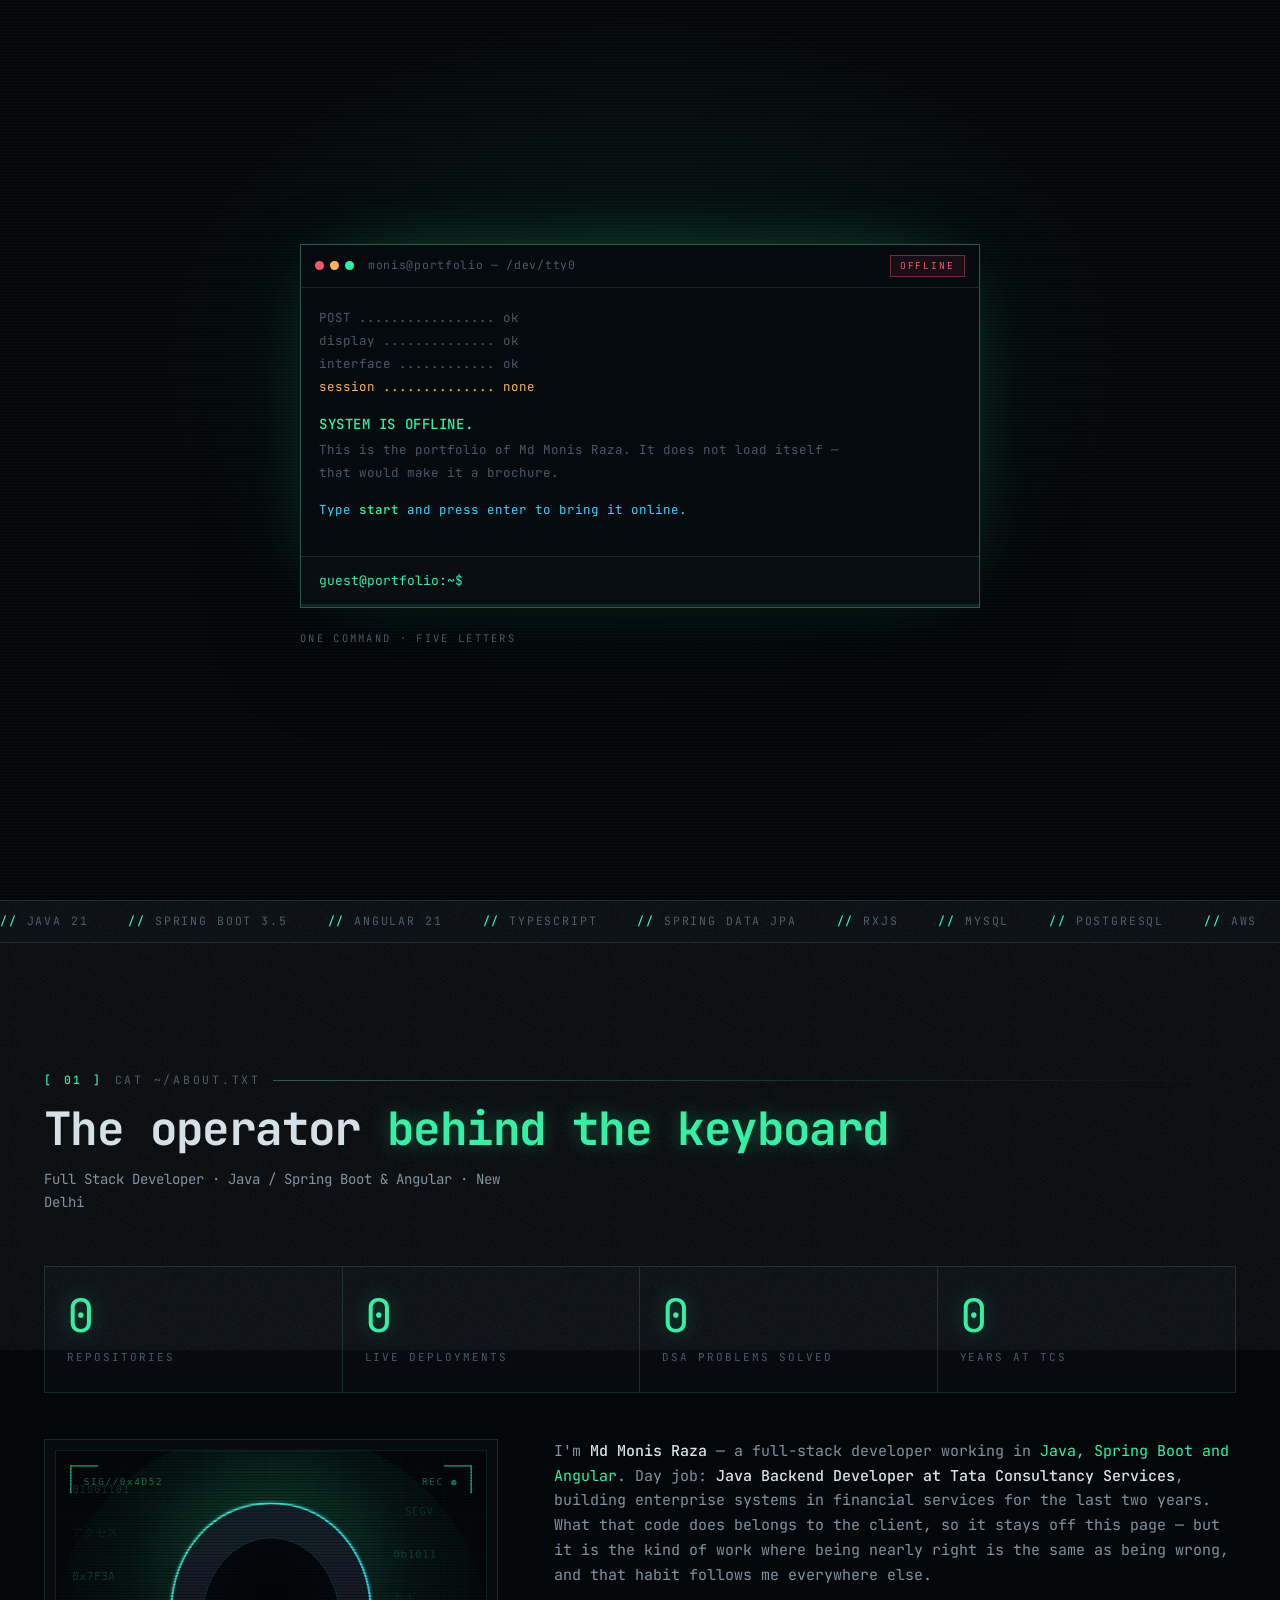
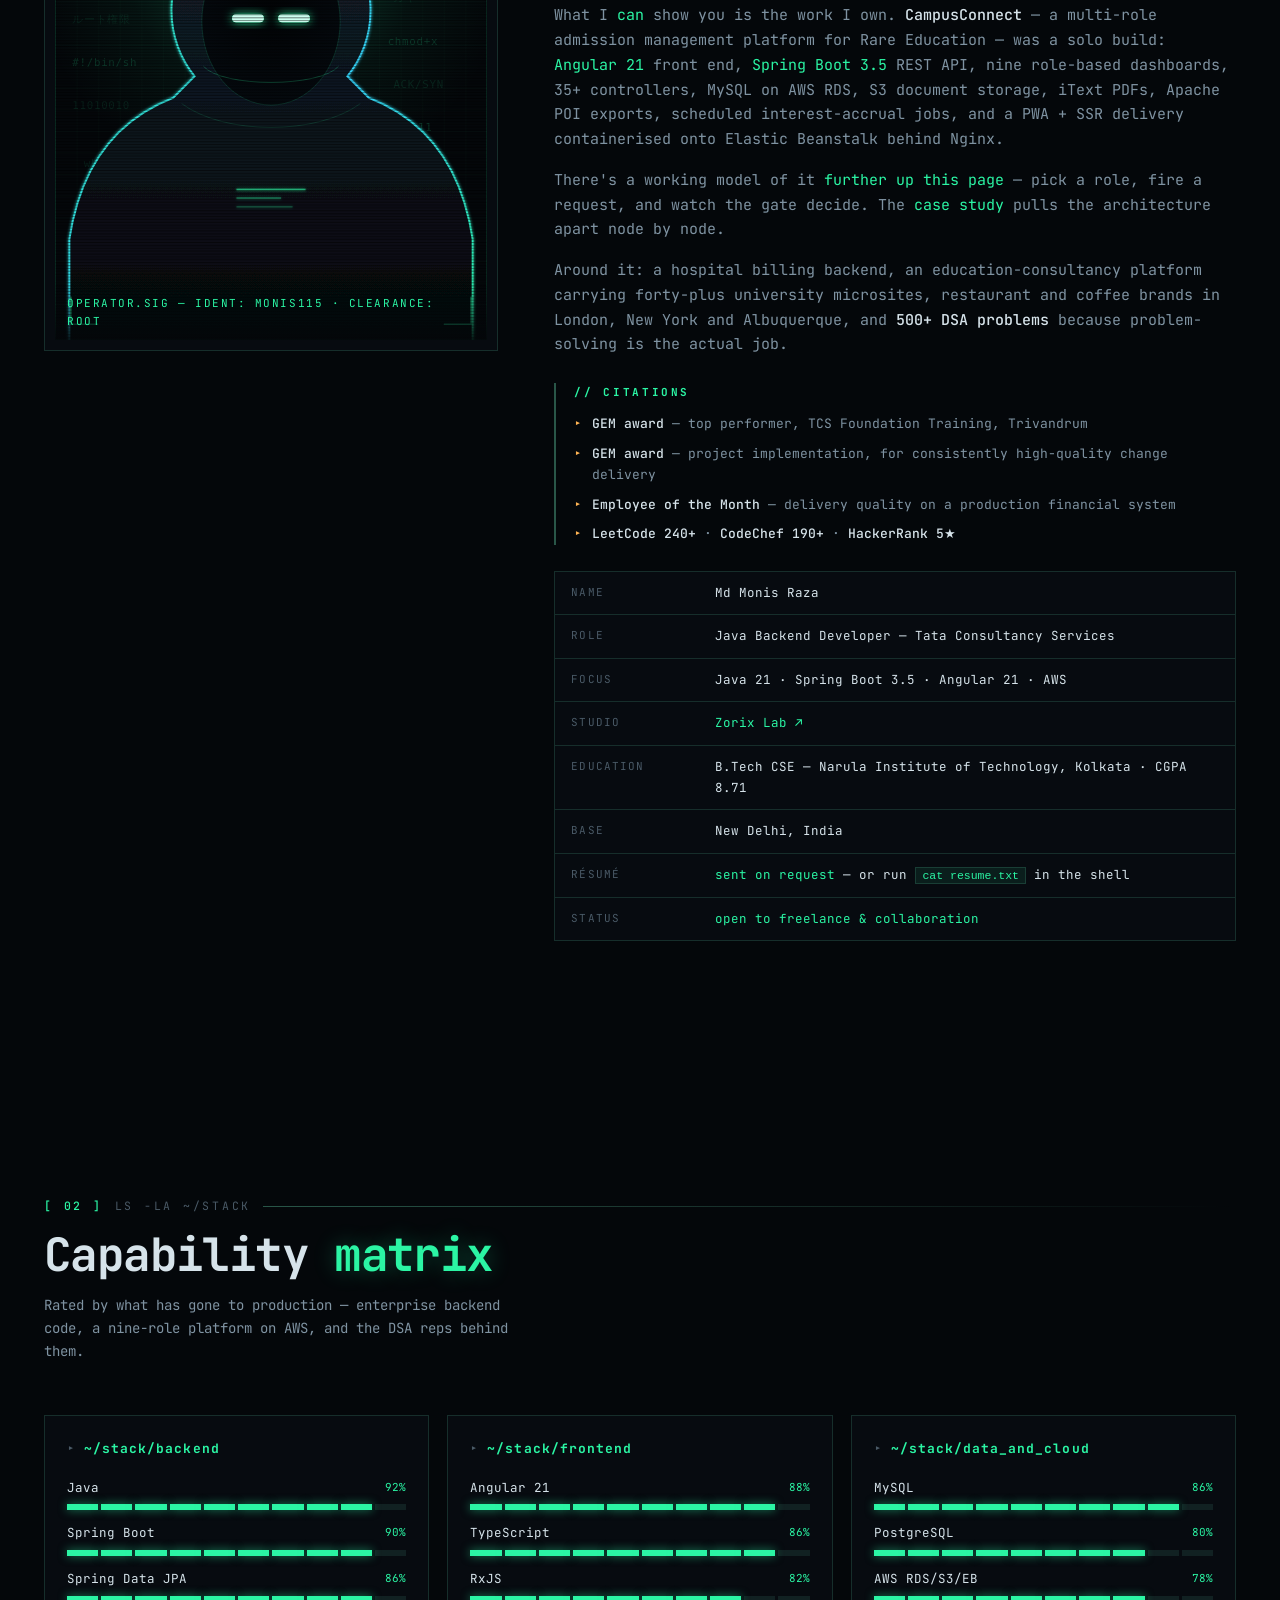
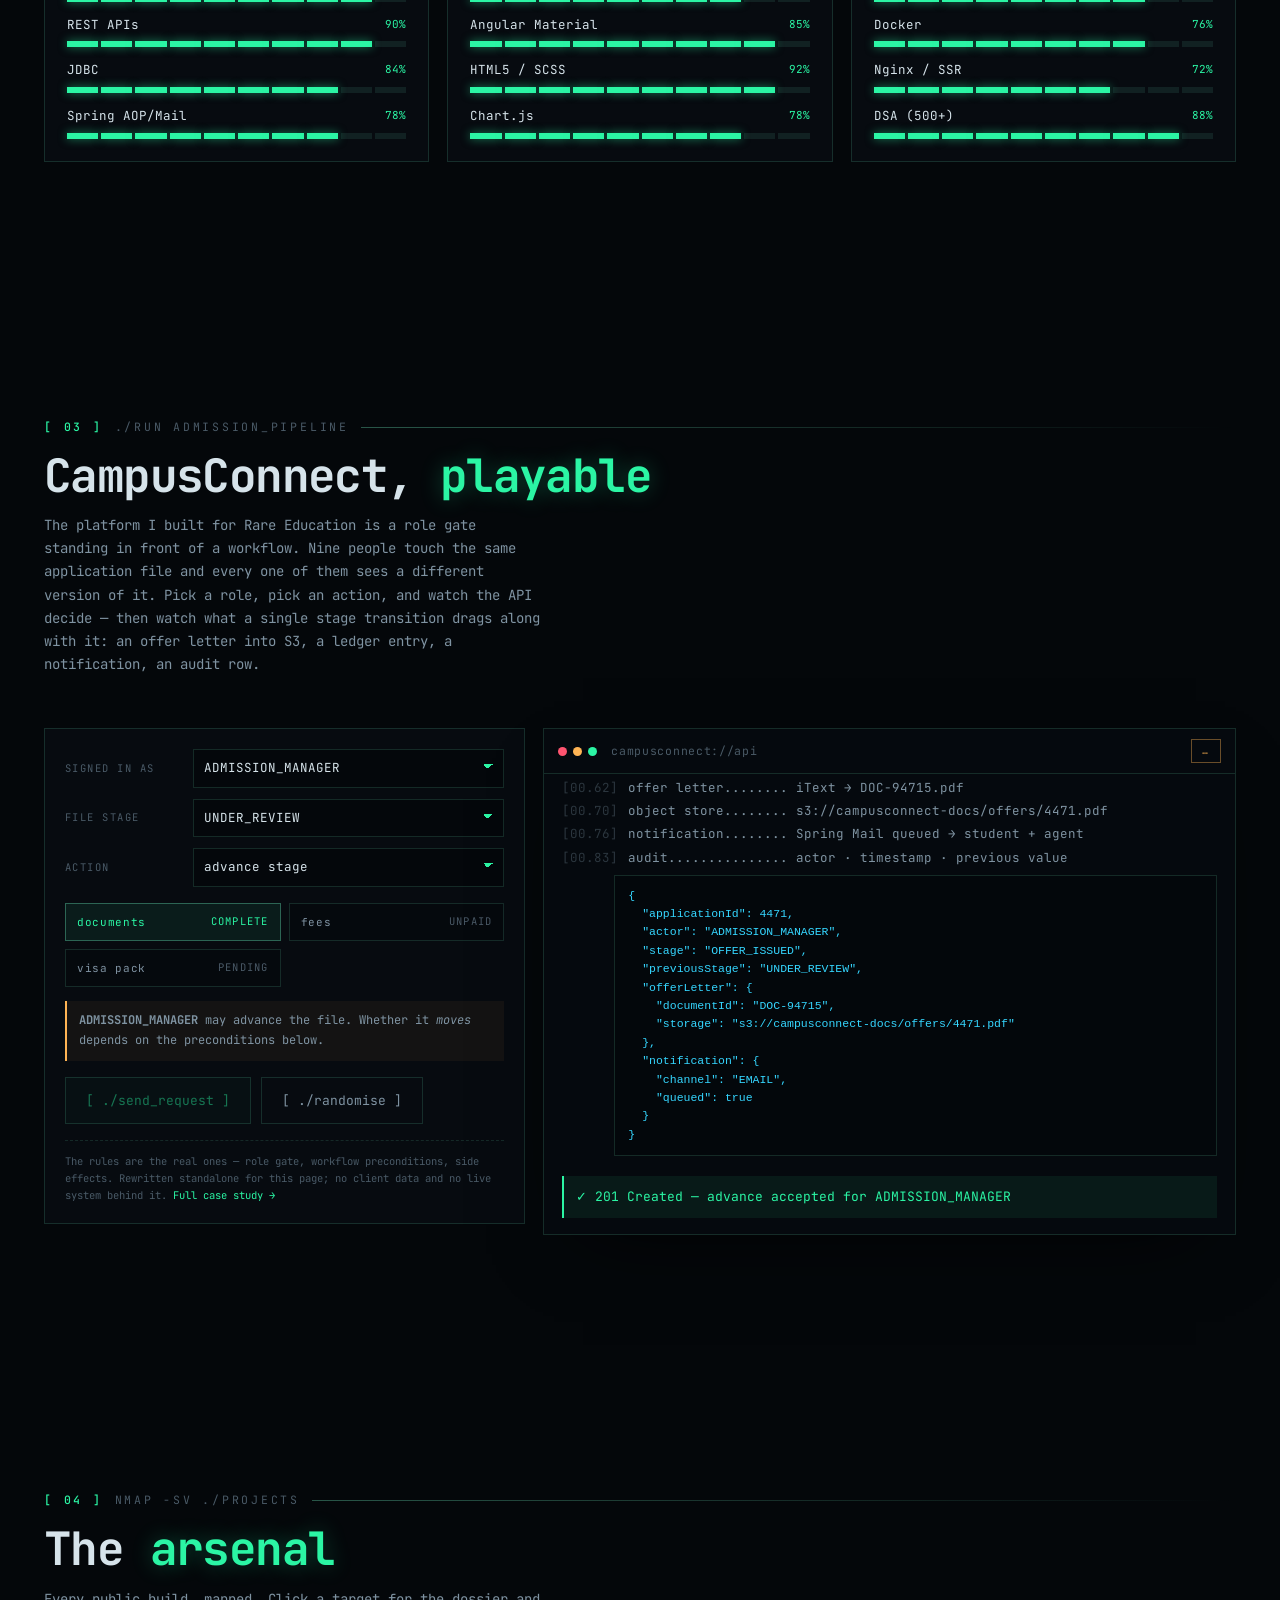
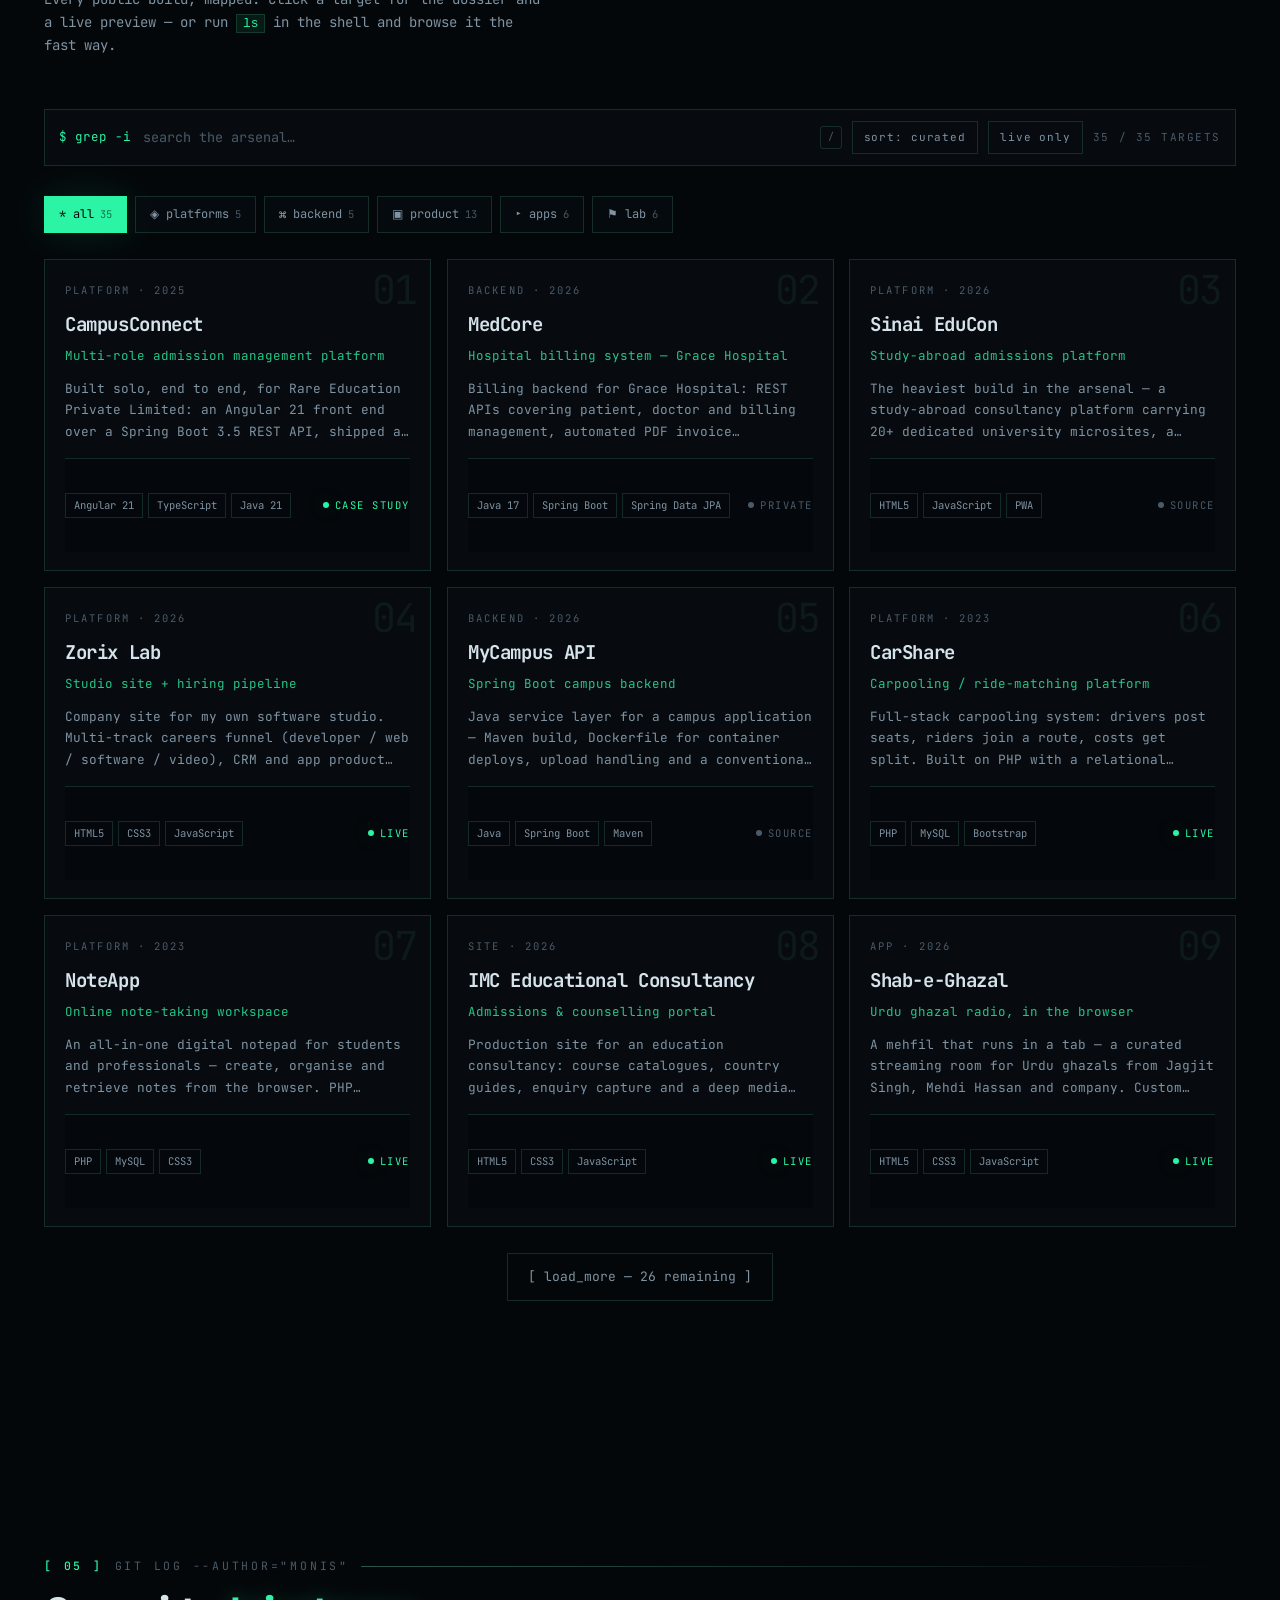
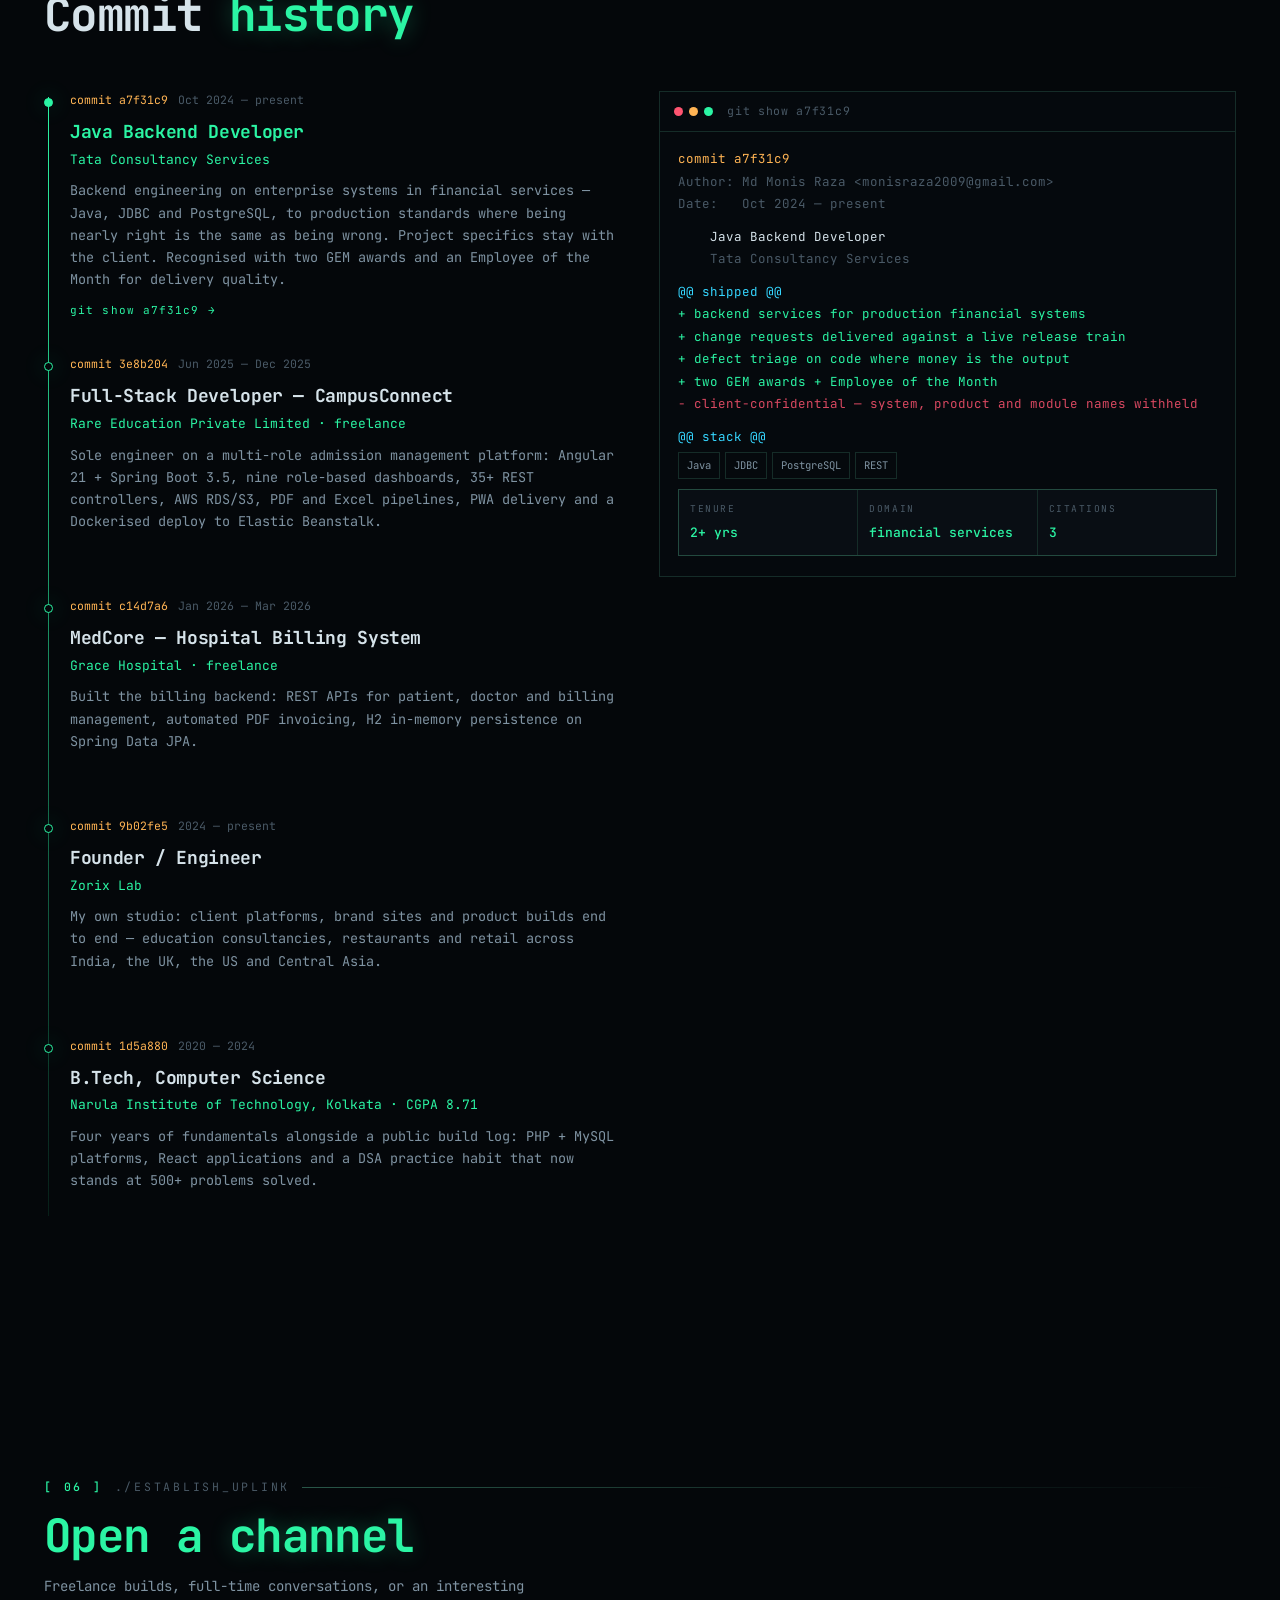
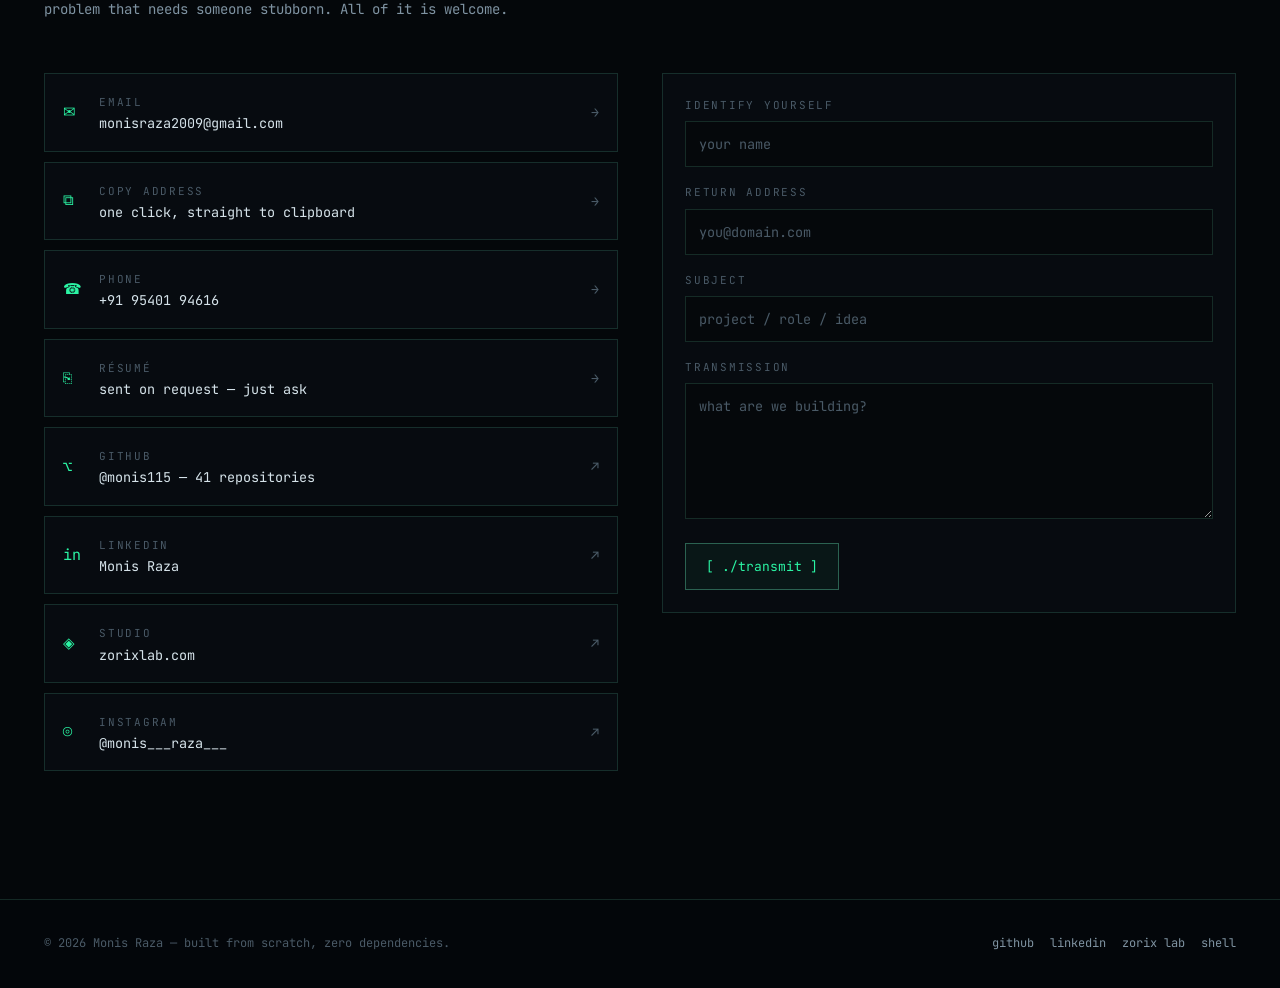
<file: index.html>
<!DOCTYPE html>
<html lang="en">
<head>
<meta charset="utf-8">
<meta name="viewport" content="width=device-width, initial-scale=1">
<title>Monis Raza — Software Developer // Terminal</title>

<meta name="description" content="Md Monis Raza — Full Stack Developer (Java / Spring Boot &amp; Angular). Backend engineering at Tata Consultancy Services and the solo build of CampusConnect on Angular 21 + Spring Boot 3.5 and AWS. 500+ DSA problems solved. Press ` for the shell.">
<meta name="author" content="Monis Raza">
<meta name="theme-color" content="#04070a">
<link rel="canonical" href="https://monis115.github.io/Portfolio/">

<meta property="og:type" content="website">
<meta property="og:title" content="Monis Raza — Software Developer // Terminal">
<meta property="og:description" content="Full Stack Developer — Java / Spring Boot &amp; Angular. Enterprise backend at TCS, multi-role platforms on AWS, 35+ shipped builds. A portfolio that runs like a shell.">
<meta property="og:url" content="https://monis115.github.io/Portfolio/">
<meta property="og:image" content="https://monis115.github.io/Portfolio/assets/img/og.png">
<meta name="twitter:card" content="summary_large_image">

<link rel="icon" href="data:image/svg+xml,%3Csvg xmlns='http://www.w3.org/2000/svg' viewBox='0 0 100 100'%3E%3Crect width='100' height='100' fill='%2304070a'/%3E%3Ctext x='50' y='70' font-family='monospace' font-size='62' font-weight='700' fill='%232bf5a4' text-anchor='middle'%3E%26gt;_%3C/text%3E%3C/svg%3E">

<link rel="preconnect" href="https://fonts.googleapis.com">
<link rel="preconnect" href="https://fonts.gstatic.com" crossorigin>
<link href="https://fonts.googleapis.com/css2?family=JetBrains+Mono:wght@300;400;500;700;800&display=swap" rel="stylesheet">
<link rel="stylesheet" href="assets/css/main.css?v=9">

<script type="application/ld+json">
{
  "@context": "https://schema.org",
  "@type": "Person",
  "name": "Md Monis Raza",
  "alternateName": "Monis Raza",
  "jobTitle": "Full Stack Developer",
  "worksFor": { "@type": "Organization", "name": "Tata Consultancy Services" },
  "url": "https://monis115.github.io/Portfolio/",
  "email": "mailto:monisraza2009@gmail.com",
  "telephone": "+91-9540194616",
  "alumniOf": { "@type": "CollegeOrUniversity", "name": "Narula Institute of Technology, Kolkata" },
  "knowsAbout": ["Java", "Spring Boot", "Angular", "TypeScript", "REST APIs", "MySQL", "PostgreSQL", "AWS", "Docker"],
  "address": { "@type": "PostalAddress", "addressLocality": "New Delhi", "addressCountry": "IN" },
  "sameAs": [
    "https://github.com/monis115",
    "https://www.linkedin.com/in/monis-raza-0552b715a/",
    "https://www.zorixlab.com/"
  ]
}
</script>
</head>

<body>

<!-- ░░ boot gate ░░ -->
<div id="boot">
  <div class="boot-box">
    <div class="boot-term">
      <div class="term-bar">
        <span class="tl"><i></i><i></i><i></i></span>
        monis@portfolio — /dev/tty0
        <span class="boot-badge" id="boot-badge">offline</span>
      </div>

      <div class="boot-log" id="boot-log"></div>

      <div class="boot-prompt" id="boot-prompt" hidden>
        <span class="p">guest@portfolio:~$</span>
        <input id="boot-input" autocomplete="off" autocapitalize="off" autocorrect="off"
               spellcheck="false" aria-label="Type start to bring the system online" maxlength="60">
      </div>

      <div class="boot-bar" id="boot-bar"><span></span></div>
    </div>

    <div class="boot-foot">
      <span class="boot-hint" id="boot-hint"></span>
      <button class="boot-start" id="boot-start" hidden>[ start ]</button>
    </div>
  </div>
</div>

<noscript>
  <style>#boot { display: none !important; }</style>
</noscript>

<!-- ░░ atmosphere ░░ -->
<canvas id="rain" aria-hidden="true"></canvas>
<div class="atmos" aria-hidden="true"></div>
<div class="scan" aria-hidden="true"></div>
<div class="grain" aria-hidden="true"></div>

<!-- ░░ targeting reticle ░░ -->
<div class="reticle" id="reticle" aria-hidden="true">
  <i class="hair h"></i><i class="hair v"></i>
  <span class="ring"></span><span class="dot"></span>
  <span class="xy"></span>
</div>

<!-- ░░ section rail ░░ -->
<nav class="rail" id="rail" aria-label="section progress">
  <span class="rail-pct" id="rail-pct">00%</span>
  <span class="rail-line"><i id="rail-fill"></i></span>
  <ul id="rail-list"></ul>
</nav>

<!-- ░░ nav ░░ -->
<header class="nav">
  <div class="wrap nav-in">
    <a class="brand" href="#top">
      <span class="dot"></span>monis<span class="path">@portfolio</span>:~$
    </a>
    <button class="nav-burger" id="burger" aria-label="menu">≡</button>
    <nav class="nav-links" id="nav-links">
      <a href="#about">about</a>
      <a href="#stack">stack</a>
      <a href="#engine">engine</a>
      <a href="#projects">projects</a>
      <a href="#log">log</a>
      <a href="#contact">contact</a>
      <button class="term-key" data-shell>▮ shell <kbd>`</kbd></button>
    </nav>
  </div>
</header>

<main id="top">

  <!-- ░░ hero ░░ -->
  <section class="hero">
    <div class="wrap hero-grid">
      <div>
        <div class="chips">
          <span class="chip"><i class="led"></i>status: <b>online</b></span>
          <span class="chip">loc: <b>New Delhi, IN</b></span>
          <span class="chip">stack: <b>Java · Spring · Angular</b></span>
        </div>

        <h1>
          <span class="glitch" data-text="MONIS">MONIS</span>
          <span class="l2 glitch" data-text="RAZA">RAZA</span>
        </h1>

        <p class="hero-role"><span class="prompt">$</span> <span id="role"></span><span class="caret"></span></p>

        <p class="hero-bio">
          Full-stack developer — <b>Java / Spring Boot on the back, Angular on the front</b>.
          Two years of <b>enterprise backend engineering</b> at Tata Consultancy Services, and the sole
          engineer behind <b>CampusConnect</b>: a nine-role admission platform running on Angular 21,
          Spring Boot 3.5 and AWS. <b>500+ DSA problems solved.</b> 41 public repositories, 25 of them
          live right now.
        </p>

        <div class="cta">
          <a class="btn" href="#projects">[ ./view_projects ]</a>
          <button class="btn ghost" data-shell>[ ./open_shell ]</button>
          <a class="btn ghost" href="#contact">[ ./resume — on request ]</a>
        </div>
      </div>

      <!-- live system card -->
      <aside class="term-card">
        <div class="term-bar">
          <span class="tl"><i></i><i></i><i></i></span>
          monis@portfolio — sysinfo
        </div>
        <div class="term-body">
<pre class="term-ascii">   ▄▄▄▄▄▄▄▄▄▄▄▄▄▄▄▄▄▄
  █▀                ▀█
 █▌   ▄▄▄      ▄▄▄   ▐█
 █▌   ▀▀▀      ▀▀▀   ▐█
 █▌    ▄▄▄▄▄▄▄▄▄▄    ▐█
  █▄▄            ▄▄█▀
    ▀▀██████████▀▀</pre>

          <dl class="neo">
            <dt>operator</dt><dd>Md Monis Raza</dd>
            <dt>role</dt><dd>Java Backend Dev — TCS</dd>
            <dt>focus</dt><dd>Java · Spring Boot · Angular</dd>
            <dt>studio</dt><dd>Zorix Lab — founder</dd>
            <dt>dsa</dt><dd>500+ solved · LC 240+ · HR 5★</dd>
            <dt>repos</dt><dd>41 public · 25 deployed</dd>
          </dl>

          <div class="telem">
            <canvas id="spark" width="600" height="90" aria-hidden="true"></canvas>
            <div class="telem-row">
              <span>net <b id="t-net">0.0</b> mb/s</span>
              <span>cpu <b id="t-cpu">0</b>%</span>
              <span>pkts <b id="t-pkt">0</b></span>
              <span id="t-clock">--:--:--</span>
            </div>
          </div>

          <div class="bars">
            <div class="bar-row"><span>java/spring</span><span class="bar-track"><i class="bar-fill" data-w="91"></i></span><span>91%</span></div>
            <div class="bar-row"><span>angular/ts</span><span class="bar-track"><i class="bar-fill" data-w="86"></i></span><span>86%</span></div>
            <div class="bar-row"><span>data/cloud</span><span class="bar-track"><i class="bar-fill" data-w="79"></i></span><span>79%</span></div>
          </div>
        </div>
      </aside>
    </div>
  </section>

  <!-- ░░ ticker ░░ -->
  <div class="ticker" aria-hidden="true">
    <div class="ticker-track">
      <span><b>//</b> JAVA 21</span><span><b>//</b> SPRING BOOT 3.5</span><span><b>//</b> ANGULAR 21</span><span><b>//</b> TYPESCRIPT</span>
      <span><b>//</b> SPRING DATA JPA</span><span><b>//</b> RXJS</span><span><b>//</b> MYSQL</span><span><b>//</b> POSTGRESQL</span>
      <span><b>//</b> AWS</span><span><b>//</b> DOCKER</span><span><b>//</b> REST APIS</span><span><b>//</b> DSA 500+</span>
      <span><b>//</b> JAVA 21</span><span><b>//</b> SPRING BOOT 3.5</span><span><b>//</b> ANGULAR 21</span><span><b>//</b> TYPESCRIPT</span>
      <span><b>//</b> SPRING DATA JPA</span><span><b>//</b> RXJS</span><span><b>//</b> MYSQL</span><span><b>//</b> POSTGRESQL</span>
      <span><b>//</b> AWS</span><span><b>//</b> DOCKER</span><span><b>//</b> REST APIS</span><span><b>//</b> DSA 500+</span>
    </div>
  </div>

  <!-- ░░ about ░░ -->
  <section id="about">
    <div class="wrap">
      <div class="sec-head">
        <div class="sec-tag"><b>[ 01 ]</b> cat ~/about.txt</div>
        <h2 data-scramble>The operator <em>behind the keyboard</em></h2>
        <p>Full Stack Developer · Java / Spring Boot &amp; Angular · New Delhi</p>
      </div>

      <div class="stats rise" style="margin-bottom:46px">
        <div class="stat"><div class="n" data-count="41" data-suffix="">0</div><div class="k">repositories</div></div>
        <div class="stat"><div class="n" data-count="25" data-suffix="">0</div><div class="k">live deployments</div></div>
        <div class="stat"><div class="n" data-count="500" data-suffix="+">0</div><div class="k">DSA problems solved</div></div>
        <div class="stat"><div class="n" data-count="2" data-suffix="+">0</div><div class="k">years at TCS</div></div>
      </div>

      <div class="about-grid">
        <figure class="portrait art rise" style="margin:0">
          <img src="assets/img/operator.svg" alt="Anonymous operator silhouette" width="600" height="680" loading="lazy">
          <figcaption class="tagline">operator.sig — ident: monis115 · clearance: root</figcaption>
        </figure>

        <div class="about-body rise">
          <p>
            I'm <b>Md Monis Raza</b> — a full-stack developer working in <em>Java, Spring Boot and
            Angular</em>. Day job: <b>Java Backend Developer at Tata Consultancy Services</b>, building
            enterprise systems in financial services for the last two years. What that code does belongs
            to the client, so it stays off this page — but it is the kind of work where being nearly
            right is the same as being wrong, and that habit follows me everywhere else.
          </p>
          <p>
            What I <em>can</em> show you is the work I own. <b>CampusConnect</b> — a multi-role admission
            management platform for Rare Education — was a solo build: <em>Angular 21</em> front end,
            <em>Spring Boot 3.5</em> REST API, nine role-based dashboards, 35+ controllers, MySQL on AWS
            RDS, S3 document storage, iText PDFs, Apache POI exports, scheduled interest-accrual jobs, and
            a PWA + SSR delivery containerised onto Elastic Beanstalk behind Nginx.
          </p>
          <p>
            There's a working model of it <a href="#engine">further up this page</a> — pick a role, fire a
            request, and watch the gate decide. The <a href="case/campusconnect.html">case study</a> pulls
            the architecture apart node by node.
          </p>
          <p>
            Around it: a hospital billing backend, an education-consultancy platform carrying forty-plus
            university microsites, restaurant and coffee brands in London, New York and Albuquerque, and
            <b>500+ DSA problems</b> because problem-solving is the actual job.
          </p>

          <div class="creds">
            <h3>// citations</h3>
            <ul>
              <li><b>GEM award</b> — top performer, TCS Foundation Training, Trivandrum</li>
              <li><b>GEM award</b> — project implementation, for consistently high-quality change delivery</li>
              <li><b>Employee of the Month</b> — delivery quality on a production financial system</li>
              <li><b>LeetCode 240+</b> · <b>CodeChef 190+</b> · <b>HackerRank 5★</b></li>
            </ul>
          </div>

          <div class="idcard">
            <div class="row"><span>name</span><span>Md Monis Raza</span></div>
            <div class="row"><span>role</span><span>Java Backend Developer — Tata Consultancy Services</span></div>
            <div class="row"><span>focus</span><span>Java 21 · Spring Boot 3.5 · Angular 21 · AWS</span></div>
            <div class="row"><span>studio</span><span><a href="https://www.zorixlab.com/" target="_blank" rel="noopener">Zorix Lab ↗</a></span></div>
            <div class="row"><span>education</span><span>B.Tech CSE — Narula Institute of Technology, Kolkata · CGPA 8.71</span></div>
            <div class="row"><span>base</span><span>New Delhi, India</span></div>
            <div class="row"><span>résumé</span><span><a href="#contact">sent on request</a> — or run <code>cat resume.txt</code> in the shell</span></div>
            <div class="row"><span>status</span><span><a href="#contact">open to freelance & collaboration</a></span></div>
          </div>
        </div>
      </div>
    </div>
  </section>

  <!-- ░░ stack ░░ -->
  <section id="stack">
    <div class="wrap">
      <div class="sec-head">
        <div class="sec-tag"><b>[ 02 ]</b> ls -la ~/stack</div>
        <h2 data-scramble>Capability <em>matrix</em></h2>
        <p>Rated by what has gone to production — enterprise backend code, a nine-role platform on AWS, and the DSA reps behind them.</p>
      </div>
      <div class="stack-grid" id="stack-grid"></div>
    </div>
  </section>

  <!-- ░░ pipeline engine ░░ -->
  <section id="engine">
    <div class="wrap">
      <div class="sec-head">
        <div class="sec-tag"><b>[ 03 ]</b> ./run admission_pipeline</div>
        <h2 data-scramble>CampusConnect, <em>playable</em></h2>
        <p>
          The platform I built for Rare Education is a role gate standing in front of a workflow. Nine people
          touch the same application file and every one of them sees a different version of it. Pick a role,
          pick an action, and watch the API decide — then watch what a single stage transition drags along
          with it: an offer letter into S3, a ledger entry, a notification, an audit row.
        </p>
      </div>

      <div class="engine">
        <form class="e-panel" onsubmit="return false">
          <div class="e-row">
            <label for="e-role">signed in as</label>
            <select id="e-role">
              <option>ADMIN</option>
              <option selected>ADMISSION_MANAGER</option>
              <option>AGENT</option>
              <option>ACCOUNTANT</option>
              <option>VISA_MANAGER</option>
              <option>DOC_PERSON</option>
              <option>STUDENT</option>
            </select>
          </div>
          <div class="e-row">
            <label for="e-stage">file stage</label>
            <select id="e-stage">
              <option>ENQUIRY</option>
              <option>DOCS_PENDING</option>
              <option selected>UNDER_REVIEW</option>
              <option>OFFER_ISSUED</option>
              <option>FEE_PENDING</option>
              <option>VISA_FILED</option>
              <option>ENROLLED</option>
            </select>
          </div>
          <div class="e-row">
            <label for="e-action">action</label>
            <select id="e-action">
              <option value="view">view application</option>
              <option value="advance" selected>advance stage</option>
              <option value="upload">upload document</option>
              <option value="collect">raise collection request</option>
              <option value="release">release funds</option>
              <option value="visa">schedule visa interview</option>
              <option value="export">export to Excel</option>
            </select>
          </div>

          <div class="e-toggles">
            <button type="button" class="e-toggle" id="e-docs" data-on="1" data-yes="complete" data-no="missing">
              documents <span class="e-state"></span>
            </button>
            <button type="button" class="e-toggle" id="e-fees" data-on="0" data-yes="cleared" data-no="unpaid">
              fees <span class="e-state"></span>
            </button>
            <button type="button" class="e-toggle" id="e-visa" data-on="0" data-yes="signed off" data-no="pending">
              visa pack <span class="e-state"></span>
            </button>
          </div>

          <p class="e-hint" id="e-hint"></p>

          <div class="e-actions">
            <button type="button" class="btn" id="e-run">[ ./send_request ]</button>
            <button type="button" class="btn ghost" id="e-rnd">[ ./randomise ]</button>
          </div>

          <p class="e-note">
            The rules are the real ones — role gate, workflow preconditions, side effects. Rewritten
            standalone for this page; no client data and no live system behind it.
            <a href="case/campusconnect.html">Full case study →</a>
          </p>
        </form>

        <div class="e-console">
          <div class="term-bar">
            <span class="tl"><i></i><i></i><i></i></span>
            campusconnect://api
            <span class="e-verdict" id="e-verdict">idle</span>
          </div>
          <div class="e-out" id="e-out"></div>
        </div>
      </div>
    </div>
  </section>

  <!-- ░░ projects ░░ -->
  <section id="projects">
    <div class="wrap">
      <div class="sec-head">
        <div class="sec-tag"><b>[ 04 ]</b> nmap -sV ./projects</div>
        <h2 data-scramble>The <em>arsenal</em></h2>
        <p>Every public build, mapped. Click a target for the dossier and a live preview — or run <code>ls</code> in the shell and browse it the fast way.</p>
      </div>

      <div class="probe">
        <span class="pr">$ grep -i</span>
        <input id="q" type="search" placeholder="search the arsenal…" aria-label="Search projects" autocomplete="off" spellcheck="false">
        <kbd class="slash">/</kbd>
        <button class="sortbtn" id="sort" data-mode="curated">sort: curated</button>
        <button class="sortbtn" id="livetog" data-on="0">live only</button>
        <span class="hits" id="hits"></span>
      </div>

      <div class="feed" id="feed" hidden></div>

      <div class="filters" id="filters"></div>
      <div class="grid" id="grid"></div>
      <div class="grid-more" id="more"><button class="btn ghost">[ load_more ]</button></div>
    </div>
  </section>

  <!-- ░░ log ░░ -->
  <section id="log">
    <div class="wrap">
      <div class="sec-head">
        <div class="sec-tag"><b>[ 05 ]</b> git log --author="monis"</div>
        <h2 data-scramble>Commit <em>history</em></h2>
      </div>
      <div class="log-grid">
        <div class="log" id="log-list"></div>

        <aside class="log-side">
          <div class="log-show">
            <div class="term-bar">
              <span class="tl"><i></i><i></i><i></i></span>
              <span id="show-path">git show</span>
            </div>
            <div class="show-body" id="show-body"></div>
          </div>

          <div class="heat" id="heat" hidden>
            <div class="heat-head">
              <span>push activity · 12 months</span>
              <span id="heat-sum" class="dim"></span>
            </div>
            <div class="heat-grid" id="heat-grid"></div>
            <div class="heat-foot">
              <span>less</span>
              <i class="l0"></i><i class="l1"></i><i class="l2"></i><i class="l3"></i><i class="l4"></i>
              <span>more</span>
              <span class="heat-src">live · github events api</span>
            </div>
          </div>
        </aside>
      </div>
    </div>
  </section>

  <!-- ░░ contact ░░ -->
  <section id="contact">
    <div class="wrap">
      <div class="sec-head">
        <div class="sec-tag"><b>[ 06 ]</b> ./establish_uplink</div>
        <h2 data-scramble>Open a <em>channel</em></h2>
        <p>Freelance builds, full-time conversations, or an interesting problem that needs someone stubborn. All of it is welcome.</p>
      </div>

      <div class="contact-grid">
        <div class="chan rise">
          <a href="mailto:monisraza2009@gmail.com">
            <span class="ic">✉</span>
            <span><span class="lb">email</span><br>monisraza2009@gmail.com</span>
            <span class="arw">→</span>
          </a>
          <a href="#" data-copy="monisraza2009@gmail.com">
            <span class="ic">⧉</span>
            <span><span class="lb">copy address</span><br>one click, straight to clipboard</span>
            <span class="arw">→</span>
          </a>
          <a href="tel:+919540194616">
            <span class="ic">☎</span>
            <span><span class="lb">phone</span><br>+91 95401 94616</span>
            <span class="arw">→</span>
          </a>
          <a href="mailto:monisraza2009@gmail.com?subject=R%C3%A9sum%C3%A9%20request">
            <span class="ic">⎘</span>
            <span><span class="lb">résumé</span><br>sent on request — just ask</span>
            <span class="arw">→</span>
          </a>
          <a href="https://github.com/monis115" target="_blank" rel="noopener">
            <span class="ic">⌥</span>
            <span><span class="lb">github</span><br>@monis115 — 41 repositories</span>
            <span class="arw">↗</span>
          </a>
          <a href="https://www.linkedin.com/in/monis-raza-0552b715a/" target="_blank" rel="noopener">
            <span class="ic">in</span>
            <span><span class="lb">linkedin</span><br>Monis Raza</span>
            <span class="arw">↗</span>
          </a>
          <a href="https://www.zorixlab.com/" target="_blank" rel="noopener">
            <span class="ic">◈</span>
            <span><span class="lb">studio</span><br>zorixlab.com</span>
            <span class="arw">↗</span>
          </a>
          <a href="https://www.instagram.com/monis___raza___/?hl=en" target="_blank" rel="noopener">
            <span class="ic">◎</span>
            <span><span class="lb">instagram</span><br>@monis___raza___</span>
            <span class="arw">↗</span>
          </a>
        </div>

        <form class="form rise" id="contact-form">
          <div class="field">
            <label for="f-name">identify yourself</label>
            <input id="f-name" name="name" placeholder="your name" required>
          </div>
          <div class="field">
            <label for="f-email">return address</label>
            <input id="f-email" name="email" type="email" placeholder="you@domain.com" required>
          </div>
          <div class="field">
            <label for="f-subject">subject</label>
            <input id="f-subject" name="subject" placeholder="project / role / idea">
          </div>
          <div class="field">
            <label for="f-message">transmission</label>
            <textarea id="f-message" name="message" rows="5" placeholder="what are we building?" required></textarea>
          </div>
          <button class="btn" type="submit">[ ./transmit ]</button>
        </form>
      </div>
    </div>
  </section>
</main>

<!-- ░░ footer ░░ -->
<footer class="foot">
  <div class="wrap foot-in">
    <span>© <span id="yr"></span> Monis Raza — built from scratch, zero dependencies.</span>
    <span class="r">
      <a href="https://github.com/monis115" target="_blank" rel="noopener">github</a>
      <a href="https://www.linkedin.com/in/monis-raza-0552b715a/" target="_blank" rel="noopener">linkedin</a>
      <a href="https://www.zorixlab.com/" target="_blank" rel="noopener">zorix lab</a>
      <a href="#" data-shell>shell</a>
    </span>
  </div>
</footer>

<!-- ░░ project modal ░░ -->
<div class="modal" id="modal" role="dialog" aria-modal="true" aria-label="Project details">
  <div class="modal-box">
    <div class="modal-head">
      <span class="tl" style="display:flex;gap:6px">
        <i style="width:9px;height:9px;border-radius:50%;background:#ff5470;display:block"></i>
        <i style="width:9px;height:9px;border-radius:50%;background:#ffb454;display:block"></i>
        <i style="width:9px;height:9px;border-radius:50%;background:#2bf5a4;display:block"></i>
      </span>
      <span id="modal-path">~/projects</span>
      <button class="x" id="modal-close" aria-label="close">[ esc ]</button>
    </div>
    <div class="modal-body" id="modal-body"></div>
  </div>
</div>

<!-- ░░ shell ░░ -->
<div class="shell" id="shell" role="dialog" aria-modal="true" aria-label="Interactive shell">
  <div class="shell-box">
    <div class="term-bar">
      <span class="tl"><i></i><i></i><i></i></span>
      monis@portfolio — /bin/portfolio-sh
      <button class="x" id="shell-close" style="margin-left:auto;color:#7f93a2;padding:0 6px" aria-label="close">[ esc ]</button>
    </div>
    <div class="shell-out" id="shell-out"></div>
    <div class="shell-in">
      <span class="p">monis@portfolio:~$</span>
      <input id="shell-input" autocomplete="off" autocapitalize="off" spellcheck="false" aria-label="command input">
    </div>
    <div class="shell-foot">
      <span><b>tab</b> complete</span><span><b>↑↓</b> history</span><span><b>help</b> commands</span><span><b>esc</b> close</span>
    </div>
  </div>
</div>

<!-- ░░ keyboard map ░░ -->
<div class="keys" id="keys" role="dialog" aria-modal="true" aria-label="Keyboard shortcuts">
  <div class="keys-box">
    <div class="term-bar"><span class="tl"><i></i><i></i><i></i></span>monis@portfolio — keymap
      <button class="x" id="keys-close" style="margin-left:auto;color:#7f93a2;padding:0 6px" aria-label="close">[ esc ]</button>
    </div>
    <div class="keys-body" id="keys-body"></div>
  </div>
</div>

<div class="toast" id="toast"></div>

<!--
  ┌──────────────────────────────────────────────────────────┐
  │  view-source. respect.                                   │
  │                                                          │
  │      fragment 2/3 :: _r0l3                               │
  │                                                          │
  │  The third one is not in any file. Ask the admission     │
  │  pipeline for something no student should ever be able   │
  │  to ask for, and read what it says back.                 │
  └──────────────────────────────────────────────────────────┘
-->
<script src="assets/js/data.js?v=8"></script>
<script src="assets/js/app.js?v=9"></script>
<script src="assets/js/fx.js?v=8"></script>
<script src="assets/js/engine.js?v=3"></script>
<script>document.getElementById("yr").textContent = new Date().getFullYear();</script>
</body>
</html>
</file>
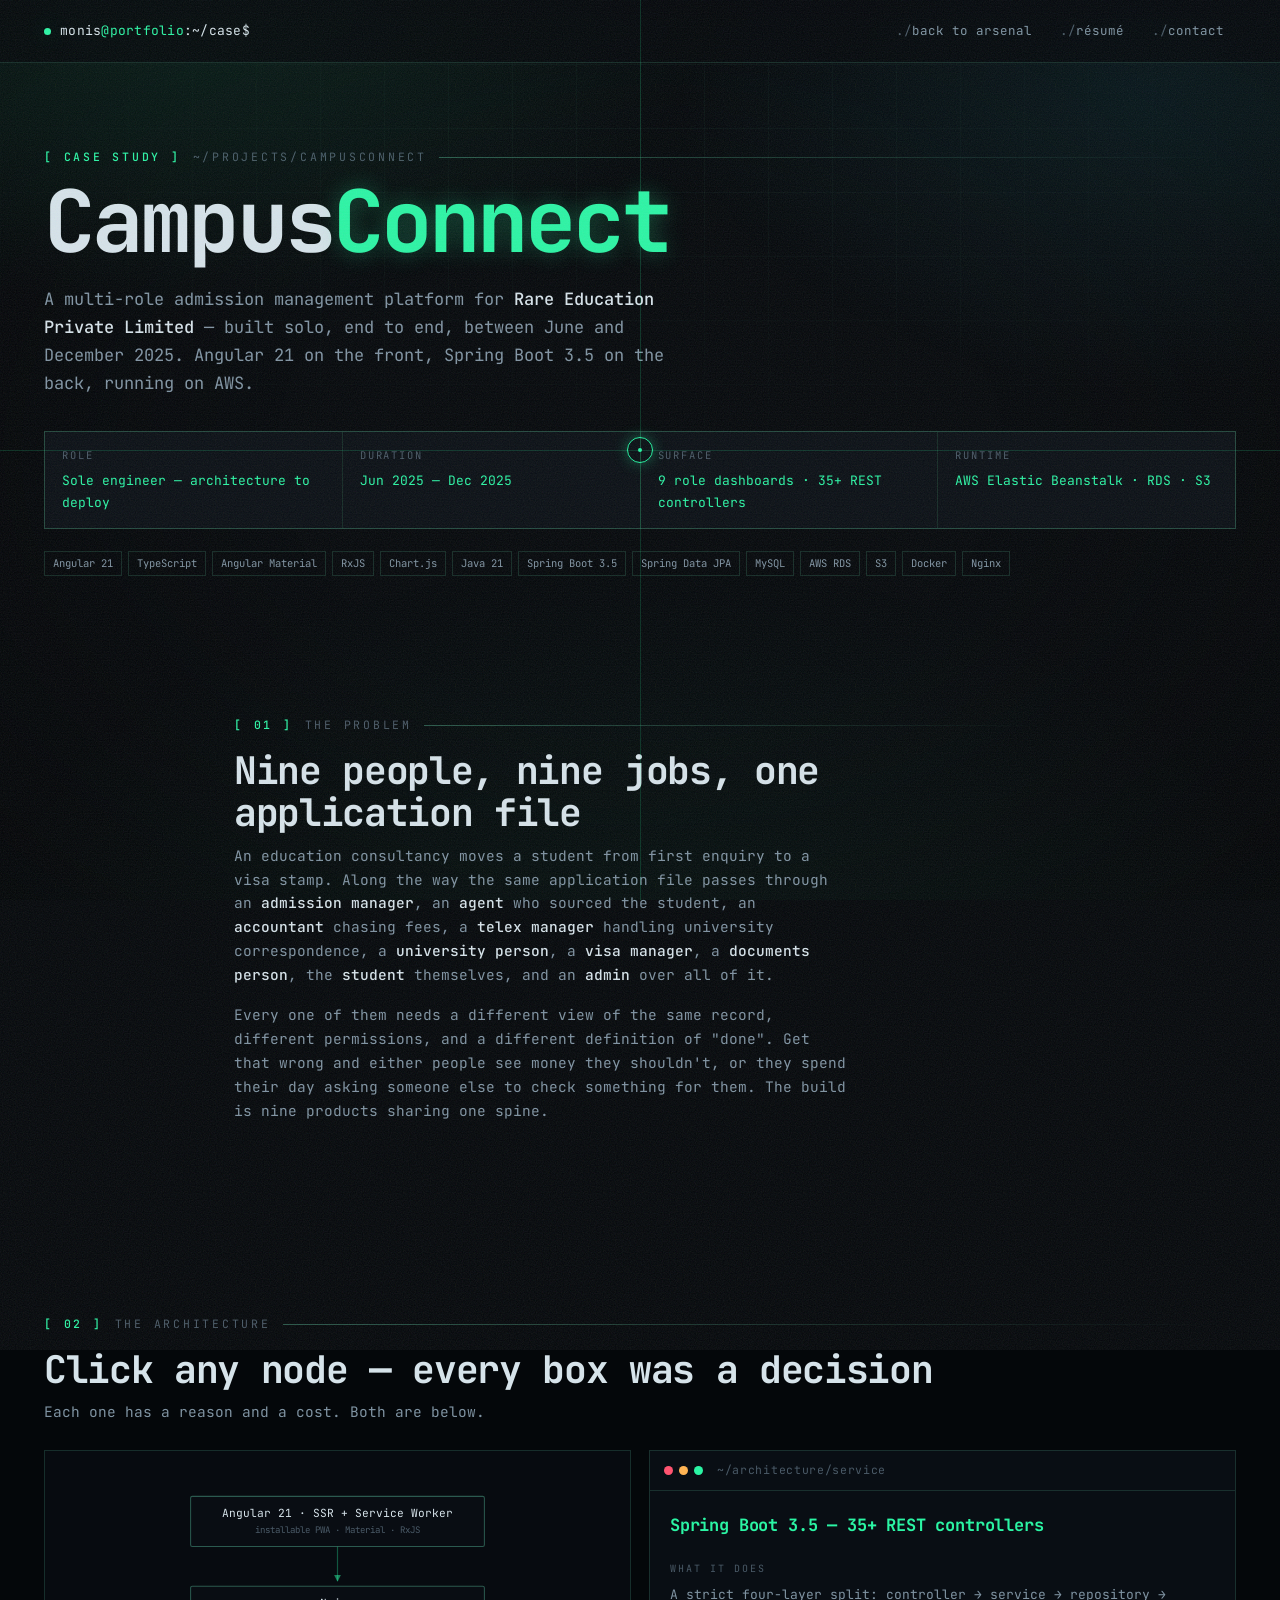
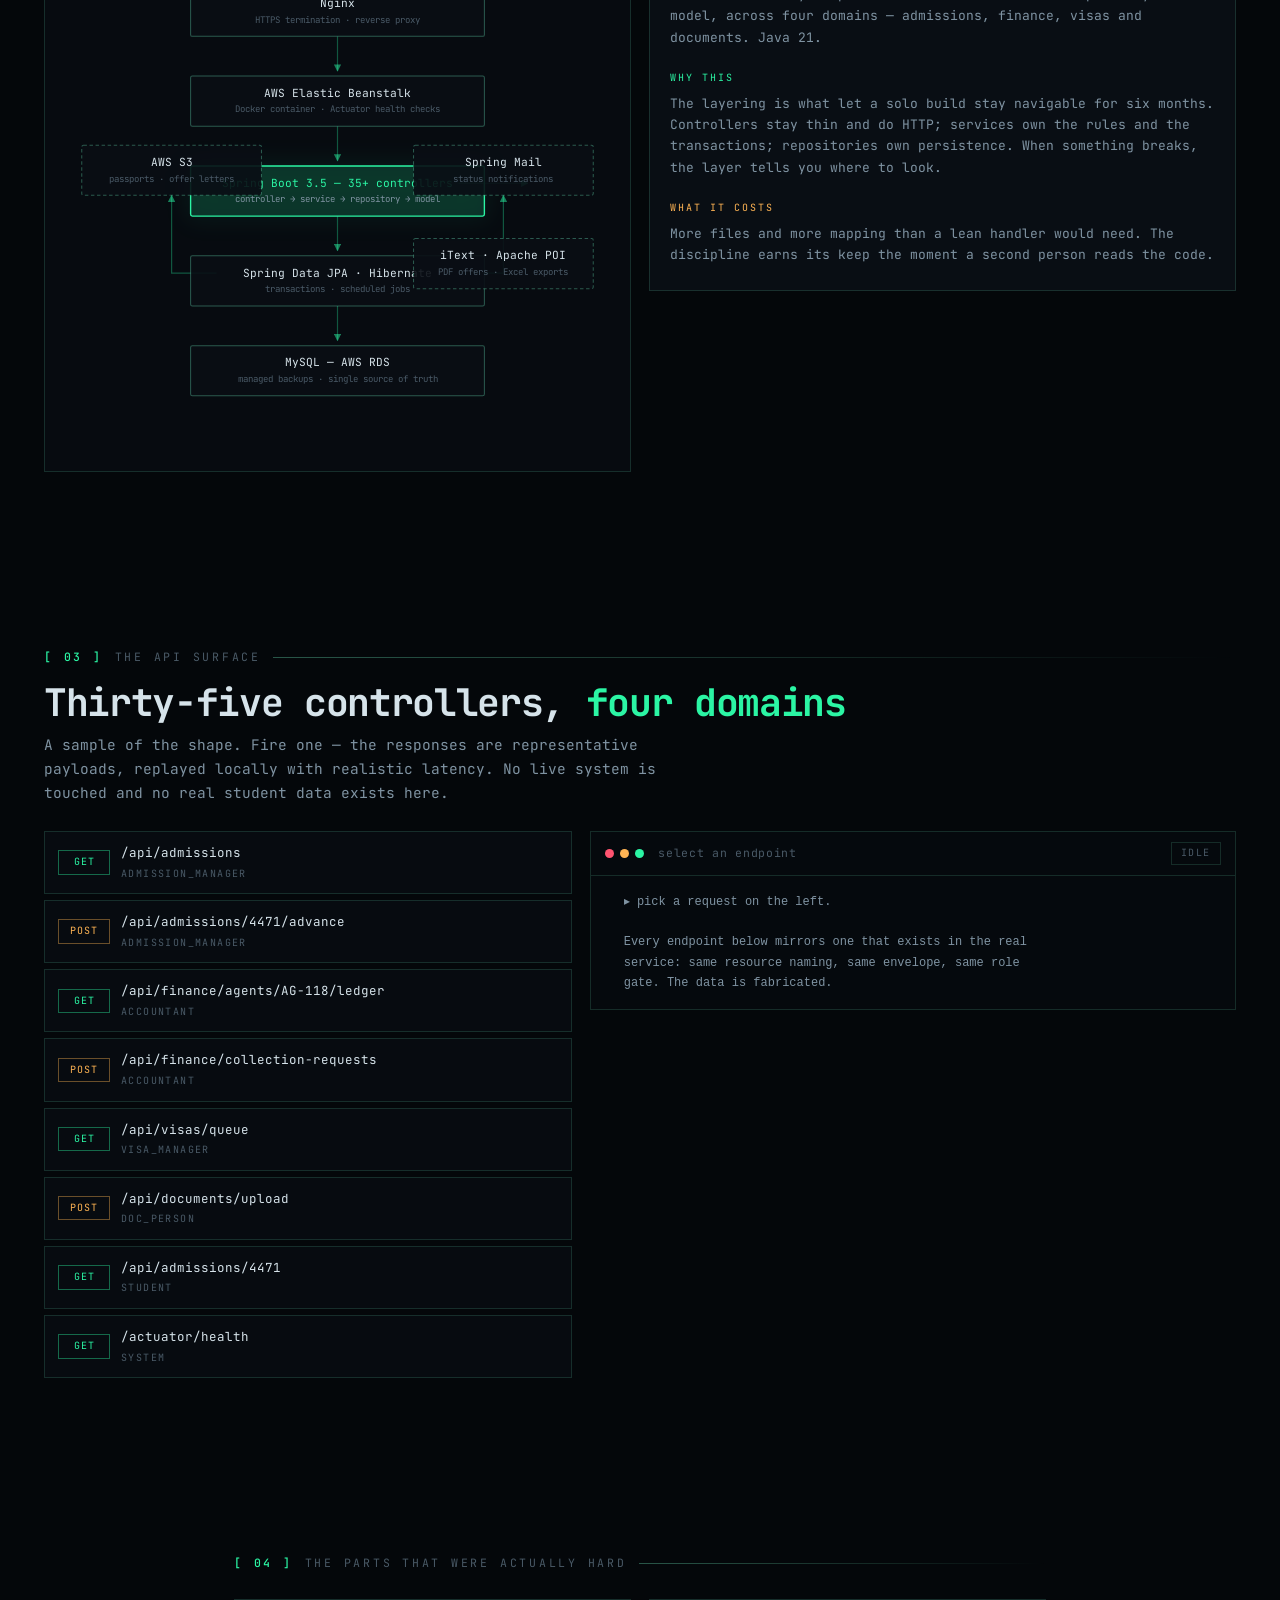
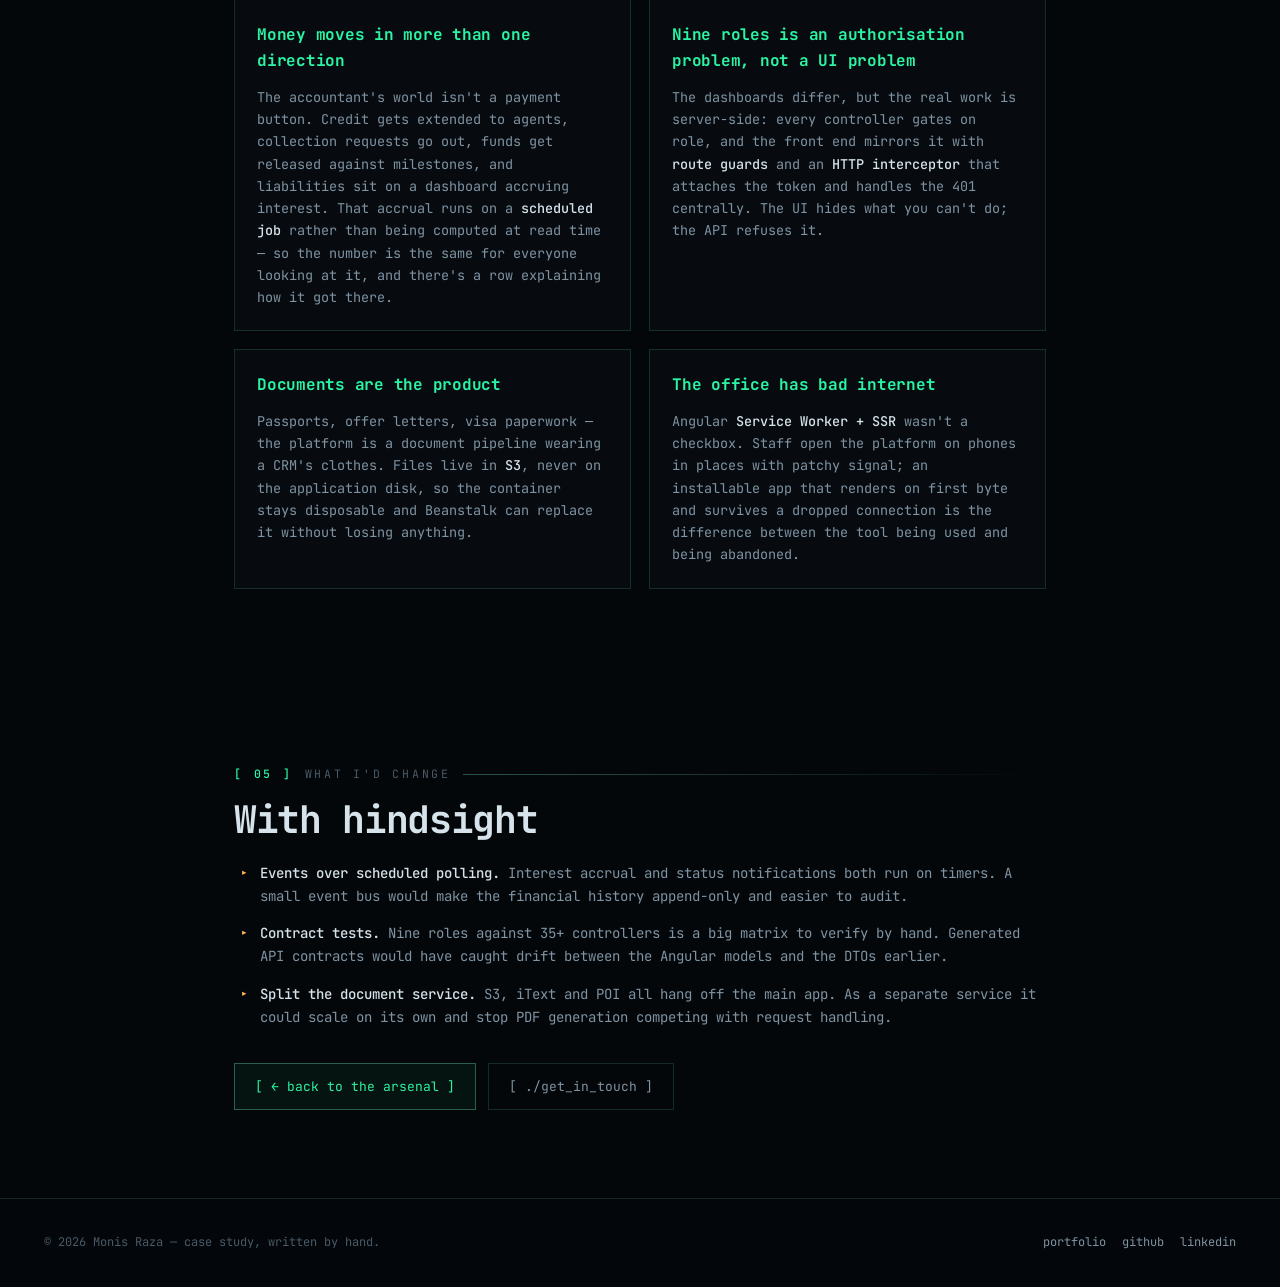
<file: case/campusconnect.html>
<!DOCTYPE html>
<html lang="en">
<head>
<meta charset="utf-8">
<meta name="viewport" content="width=device-width, initial-scale=1">
<title>CampusConnect — Case Study // Monis Raza</title>

<meta name="description" content="CampusConnect — a multi-role admission management platform built solo on Angular 21 and Spring Boot 3.5, deployed to AWS. Architecture, decisions and trade-offs.">
<meta name="theme-color" content="#04070a">
<link rel="canonical" href="https://monis115.github.io/Portfolio/case/campusconnect.html">

<meta property="og:type" content="article">
<meta property="og:title" content="CampusConnect — Case Study">
<meta property="og:description" content="Nine role-based dashboards, 35+ REST controllers, AWS RDS/S3, PWA delivery. Built solo, end to end.">
<meta property="og:image" content="https://monis115.github.io/Portfolio/assets/img/og.png">

<link rel="icon" href="data:image/svg+xml,%3Csvg xmlns='http://www.w3.org/2000/svg' viewBox='0 0 100 100'%3E%3Crect width='100' height='100' fill='%2304070a'/%3E%3Ctext x='50' y='70' font-family='monospace' font-size='62' font-weight='700' fill='%232bf5a4' text-anchor='middle'%3E%26gt;_%3C/text%3E%3C/svg%3E">
<link rel="preconnect" href="https://fonts.googleapis.com">
<link rel="preconnect" href="https://fonts.gstatic.com" crossorigin>
<link href="https://fonts.googleapis.com/css2?family=JetBrains+Mono:wght@300;400;500;700;800&display=swap" rel="stylesheet">
<link rel="stylesheet" href="../assets/css/main.css?v=5">
<link rel="stylesheet" href="../assets/css/case.css?v=1">
</head>

<body class="case">

<div class="atmos" aria-hidden="true"></div>
<div class="scan" aria-hidden="true"></div>
<div class="grain" aria-hidden="true"></div>

<div class="reticle" id="reticle" aria-hidden="true">
  <i class="hair h"></i><i class="hair v"></i>
  <span class="ring"></span><span class="dot"></span><span class="xy"></span>
</div>

<header class="nav stuck">
  <div class="wrap nav-in">
    <a class="brand" href="../index.html"><span class="dot"></span>monis<span class="path">@portfolio</span>:~/case$</a>
    <nav class="nav-links" id="nav-links" style="transform:none">
      <a href="../index.html#projects">back to arsenal</a>
      <a href="../index.html#contact">résumé</a>
      <a href="../index.html#contact">contact</a>
    </nav>
  </div>
</header>

<main>

  <!-- ░░ header ░░ -->
  <section class="case-hero">
    <div class="wrap">
      <div class="sec-tag"><b>[ case study ]</b> ~/projects/CampusConnect</div>
      <h1>Campus<em>Connect</em></h1>
      <p class="lede">
        A multi-role admission management platform for <b>Rare Education Private Limited</b> —
        built solo, end to end, between June and December 2025. Angular 21 on the front,
        Spring Boot 3.5 on the back, running on AWS.
      </p>

      <div class="case-meta">
        <div><dt>role</dt><dd>Sole engineer — architecture to deploy</dd></div>
        <div><dt>duration</dt><dd>Jun 2025 — Dec 2025</dd></div>
        <div><dt>surface</dt><dd>9 role dashboards · 35+ REST controllers</dd></div>
        <div><dt>runtime</dt><dd>AWS Elastic Beanstalk · RDS · S3</dd></div>
      </div>

      <div class="pills case-pills">
        <span class="pill">Angular 21</span><span class="pill">TypeScript</span><span class="pill">Angular Material</span>
        <span class="pill">RxJS</span><span class="pill">Chart.js</span><span class="pill">Java 21</span>
        <span class="pill">Spring Boot 3.5</span><span class="pill">Spring Data JPA</span><span class="pill">MySQL</span>
        <span class="pill">AWS RDS</span><span class="pill">S3</span><span class="pill">Docker</span><span class="pill">Nginx</span>
      </div>
    </div>
  </section>

  <!-- ░░ problem ░░ -->
  <section class="case-sec">
    <div class="wrap narrow">
      <div class="sec-tag"><b>[ 01 ]</b> the problem</div>
      <h2>Nine people, nine jobs, one application file</h2>
      <p>
        An education consultancy moves a student from first enquiry to a visa stamp. Along the way the same
        application file passes through an <b>admission manager</b>, an <b>agent</b> who sourced the student,
        an <b>accountant</b> chasing fees, a <b>telex manager</b> handling university correspondence, a
        <b>university person</b>, a <b>visa manager</b>, a <b>documents person</b>, the <b>student</b>
        themselves, and an <b>admin</b> over all of it.
      </p>
      <p>
        Every one of them needs a different view of the same record, different permissions, and a different
        definition of "done". Get that wrong and either people see money they shouldn't, or they spend their
        day asking someone else to check something for them. The build is nine products sharing one spine.
      </p>
    </div>
  </section>

  <!-- ░░ architecture ░░ -->
  <section class="case-sec">
    <div class="wrap">
      <div class="sec-tag"><b>[ 02 ]</b> the architecture</div>
      <h2>Click any node — every box was a decision</h2>
      <p class="sub">Each one has a reason and a cost. Both are below.</p>

      <div class="arch">
        <div class="arch-map">
          <svg viewBox="0 0 640 680" role="img" aria-label="CampusConnect architecture diagram" id="arch-svg">
            <defs>
              <marker id="ar" viewBox="0 0 10 10" refX="9" refY="5" markerWidth="6" markerHeight="6" orient="auto">
                <path d="M0 0 L10 5 L0 10 z" fill="#2bf5a4" opacity="0.5"/>
              </marker>
            </defs>

            <g class="wires" stroke="#2bf5a4" stroke-opacity="0.32" stroke-width="1.4" fill="none" marker-end="url(#ar)">
              <path d="M320 92 V 132"/>
              <path d="M320 196 V 236"/>
              <path d="M320 300 V 340"/>
              <path d="M320 404 V 444"/>
              <path d="M320 508 V 548"/>
              <path d="M180 470 H 128 V 380"/>
              <path d="M460 470 H 512 V 380"/>
              <path d="M460 366 H 540"/>
            </g>

            <g class="node" data-node="angular" tabindex="0">
              <rect x="150" y="34" width="340" height="58" rx="2"/>
              <text x="320" y="58">Angular 21 · SSR + Service Worker</text>
              <text x="320" y="76" class="sm">installable PWA · Material · RxJS</text>
            </g>

            <g class="node" data-node="nginx" tabindex="0">
              <rect x="150" y="138" width="340" height="58" rx="2"/>
              <text x="320" y="162">Nginx</text>
              <text x="320" y="180" class="sm">HTTPS termination · reverse proxy</text>
            </g>

            <g class="node" data-node="beanstalk" tabindex="0">
              <rect x="150" y="242" width="340" height="58" rx="2"/>
              <text x="320" y="266">AWS Elastic Beanstalk</text>
              <text x="320" y="284" class="sm">Docker container · Actuator health checks</text>
            </g>

            <g class="node core" data-node="spring" tabindex="0">
              <rect x="150" y="346" width="340" height="58" rx="2"/>
              <text x="320" y="370">Spring Boot 3.5 — 35+ controllers</text>
              <text x="320" y="388" class="sm">controller → service → repository → model</text>
            </g>

            <g class="node" data-node="jpa" tabindex="0">
              <rect x="150" y="450" width="340" height="58" rx="2"/>
              <text x="320" y="474">Spring Data JPA · Hibernate</text>
              <text x="320" y="492" class="sm">transactions · scheduled jobs</text>
            </g>

            <g class="node" data-node="rds" tabindex="0">
              <rect x="150" y="554" width="340" height="58" rx="2"/>
              <text x="320" y="578">MySQL — AWS RDS</text>
              <text x="320" y="596" class="sm">managed backups · single source of truth</text>
            </g>

            <g class="node side" data-node="s3" tabindex="0">
              <rect x="24" y="322" width="208" height="58" rx="2"/>
              <text x="128" y="346">AWS S3</text>
              <text x="128" y="364" class="sm">passports · offer letters</text>
            </g>

            <g class="node side" data-node="mail" tabindex="0">
              <rect x="408" y="322" width="208" height="58" rx="2"/>
              <text x="512" y="346">Spring Mail</text>
              <text x="512" y="364" class="sm">status notifications</text>
            </g>

            <g class="node side" data-node="reports" tabindex="0">
              <rect x="408" y="430" width="208" height="58" rx="2"/>
              <text x="512" y="454">iText · Apache POI</text>
              <text x="512" y="472" class="sm">PDF offers · Excel exports</text>
            </g>
          </svg>
        </div>

        <aside class="arch-panel" id="arch-panel">
          <div class="term-bar"><span class="tl"><i></i><i></i><i></i></span><span id="arch-path">~/architecture</span></div>
          <div class="arch-body" id="arch-body"></div>
        </aside>
      </div>
    </div>
  </section>

  <!-- ░░ api console ░░ -->
  <section class="case-sec">
    <div class="wrap">
      <div class="sec-tag"><b>[ 03 ]</b> the API surface</div>
      <h2>Thirty-five controllers, <em>four domains</em></h2>
      <p class="sub">
        A sample of the shape. Fire one — the responses are representative payloads, replayed locally with
        realistic latency. No live system is touched and no real student data exists here.
      </p>

      <div class="api">
        <div class="api-list" id="api-list"></div>
        <div class="api-out">
          <div class="term-bar">
            <span class="tl"><i></i><i></i><i></i></span>
            <span id="api-path">select an endpoint</span>
            <span class="api-status" id="api-status">idle</span>
          </div>
          <pre class="api-body" id="api-body">  ▸ pick a request on the left.

  Every endpoint below mirrors one that exists in the real
  service: same resource naming, same envelope, same role
  gate. The data is fabricated.</pre>
        </div>
      </div>
    </div>
  </section>

  <!-- ░░ hard parts ░░ -->
  <section class="case-sec">
    <div class="wrap narrow">
      <div class="sec-tag"><b>[ 04 ]</b> the parts that were actually hard</div>

      <div class="hard">
        <article>
          <h3>Money moves in more than one direction</h3>
          <p>
            The accountant's world isn't a payment button. Credit gets extended to agents, collection
            requests go out, funds get released against milestones, and liabilities sit on a dashboard
            accruing interest. That accrual runs on a <b>scheduled job</b> rather than being computed
            at read time — so the number is the same for everyone looking at it, and there's a row
            explaining how it got there.
          </p>
        </article>
        <article>
          <h3>Nine roles is an authorisation problem, not a UI problem</h3>
          <p>
            The dashboards differ, but the real work is server-side: every controller gates on role, and
            the front end mirrors it with <b>route guards</b> and an <b>HTTP interceptor</b> that attaches
            the token and handles the 401 centrally. The UI hides what you can't do; the API refuses it.
          </p>
        </article>
        <article>
          <h3>Documents are the product</h3>
          <p>
            Passports, offer letters, visa paperwork — the platform is a document pipeline wearing a CRM's
            clothes. Files live in <b>S3</b>, never on the application disk, so the container stays
            disposable and Beanstalk can replace it without losing anything.
          </p>
        </article>
        <article>
          <h3>The office has bad internet</h3>
          <p>
            Angular <b>Service Worker + SSR</b> wasn't a checkbox. Staff open the platform on phones in
            places with patchy signal; an installable app that renders on first byte and survives a dropped
            connection is the difference between the tool being used and being abandoned.
          </p>
        </article>
      </div>
    </div>
  </section>

  <!-- ░░ retro ░░ -->
  <section class="case-sec">
    <div class="wrap narrow">
      <div class="sec-tag"><b>[ 05 ]</b> what I'd change</div>
      <h2>With hindsight</h2>
      <ul class="retro">
        <li><b>Events over scheduled polling.</b> Interest accrual and status notifications both run on timers. A small event bus would make the financial history append-only and easier to audit.</li>
        <li><b>Contract tests.</b> Nine roles against 35+ controllers is a big matrix to verify by hand. Generated API contracts would have caught drift between the Angular models and the DTOs earlier.</li>
        <li><b>Split the document service.</b> S3, iText and POI all hang off the main app. As a separate service it could scale on its own and stop PDF generation competing with request handling.</li>
      </ul>

      <div class="cta" style="margin-top:34px">
        <a class="btn" href="../index.html#projects">[ ← back to the arsenal ]</a>
        <a class="btn ghost" href="../index.html#contact">[ ./get_in_touch ]</a>
      </div>
    </div>
  </section>
</main>

<footer class="foot">
  <div class="wrap foot-in">
    <span>© <span id="yr"></span> Monis Raza — case study, written by hand.</span>
    <span class="r">
      <a href="../index.html">portfolio</a>
      <a href="https://github.com/monis115" target="_blank" rel="noopener">github</a>
      <a href="https://www.linkedin.com/in/monis-raza-0552b715a/" target="_blank" rel="noopener">linkedin</a>
    </span>
  </div>
</footer>

<script src="../assets/js/case.js?v=1"></script>
<script>document.getElementById("yr").textContent = new Date().getFullYear();</script>
</body>
</html>
</file>
<file: assets/css/main.css>
/* ============================================================
   MONIS RAZA // terminal portfolio
   A dark, phosphor-lit console shell. No frameworks.
   ============================================================ */

/* ---------- 01. tokens ---------- */
:root {
  --bg:            #04070a;
  --bg-2:          #070b11;
  --panel:         rgba(9, 14, 20, 0.72);
  --panel-solid:   #090e14;
  --line:          rgba(120, 255, 205, 0.14);
  --line-strong:   rgba(120, 255, 205, 0.32);

  --ink:           #d6e3ea;
  --ink-dim:       #7f93a2;
  --ink-faint:     #4a5a67;

  --acc:           #2bf5a4;   /* phosphor green  */
  --acc-2:         #35d6ff;   /* signal cyan     */
  --acc-3:         #ffb454;   /* amber warning   */
  --acc-4:         #ff5470;   /* alert red       */

  --glow:          0 0 22px rgba(43, 245, 164, 0.32);
  --glow-soft:     0 0 40px rgba(43, 245, 164, 0.12);

  --mono: "JetBrains Mono", ui-monospace, SFMono-Regular, Menlo, Consolas, monospace;

  --max: 1240px;
  --pad: 24px;
  --r: 4px;

  --dur: 0.45s;
  --ease: cubic-bezier(0.22, 1, 0.36, 1);
}

/* ---------- 02. reset ---------- */
*, *::before, *::after { box-sizing: border-box; }

html { scroll-behavior: smooth; -webkit-text-size-adjust: 100%; }

body {
  margin: 0;
  background: var(--bg);
  color: var(--ink);
  font-family: var(--mono);
  font-size: 15px;
  line-height: 1.65;
  overflow-x: hidden;
  font-variant-ligatures: none;
  -webkit-font-smoothing: antialiased;
}

body.is-locked { overflow: hidden; }

img { max-width: 100%; height: auto; display: block; }
a { color: var(--acc); text-decoration: none; }
button { font: inherit; color: inherit; background: none; border: 0; cursor: pointer; }
ul { list-style: none; margin: 0; padding: 0; }
h1, h2, h3, h4 { margin: 0; font-weight: 700; letter-spacing: -0.02em; }

::selection { background: var(--acc); color: #04070a; }

/* thin, quiet scrollbar */
::-webkit-scrollbar { width: 10px; height: 10px; }
::-webkit-scrollbar-track { background: #04070a; }
::-webkit-scrollbar-thumb { background: #172029; border: 2px solid #04070a; border-radius: 10px; }
::-webkit-scrollbar-thumb:hover { background: #24303c; }

/* ---------- 03. atmosphere ---------- */
#rain {
  position: fixed; inset: 0;
  width: 100%; height: 100%;
  z-index: 0;
  opacity: 0.26;
  pointer-events: none;
  transition: opacity 0.6s var(--ease);
  mask-image: linear-gradient(to bottom, #000 0%, rgba(0,0,0,0.55) 55%, transparent 92%);
  -webkit-mask-image: linear-gradient(to bottom, #000 0%, rgba(0,0,0,0.55) 55%, transparent 92%);
}

.atmos {
  position: fixed; inset: 0;
  z-index: 1;
  pointer-events: none;
}

/* grid floor */
.atmos::before {
  content: "";
  position: absolute; inset: 0;
  background-image:
    linear-gradient(rgba(120, 255, 205, 0.045) 1px, transparent 1px),
    linear-gradient(90deg, rgba(120, 255, 205, 0.045) 1px, transparent 1px);
  background-size: 64px 64px;
  mask-image: radial-gradient(ellipse 110% 80% at 50% 0%, #000 10%, transparent 75%);
  -webkit-mask-image: radial-gradient(ellipse 110% 80% at 50% 0%, #000 10%, transparent 75%);
}

/* vignette + colour wash */
.atmos::after {
  content: "";
  position: absolute; inset: 0;
  background:
    radial-gradient(900px 600px at 15% -5%, rgba(43, 245, 164, 0.10), transparent 60%),
    radial-gradient(800px 500px at 90% 10%, rgba(53, 214, 255, 0.07), transparent 60%),
    radial-gradient(1200px 900px at 50% 120%, rgba(43, 245, 164, 0.05), transparent 60%),
    radial-gradient(ellipse at 50% 50%, transparent 40%, rgba(2, 4, 6, 0.85) 100%);
}

/* scanlines + drifting sweep */
.scan {
  position: fixed; inset: 0;
  z-index: 9990;
  pointer-events: none;
  background: repeating-linear-gradient(
    to bottom,
    rgba(255, 255, 255, 0.022) 0px,
    rgba(255, 255, 255, 0.022) 1px,
    transparent 1px,
    transparent 3px
  );
  mix-blend-mode: overlay;
}

.scan::after {
  content: "";
  position: absolute;
  left: 0; right: 0; height: 240px;
  background: linear-gradient(to bottom, transparent, rgba(43, 245, 164, 0.045), transparent);
  animation: sweep 7.5s linear infinite;
}

@keyframes sweep {
  0%   { transform: translateY(-260px); }
  100% { transform: translateY(100vh); }
}

/* film grain */
.grain {
  position: fixed; inset: -50%;
  z-index: 9989;
  pointer-events: none;
  opacity: 0.30;
  background-image: url("data:image/svg+xml,%3Csvg xmlns='http://www.w3.org/2000/svg' width='200' height='200'%3E%3Cfilter id='n'%3E%3CfeTurbulence type='fractalNoise' baseFrequency='0.85' numOctaves='3'/%3E%3C/filter%3E%3Crect width='200' height='200' filter='url(%23n)' opacity='0.35'/%3E%3C/svg%3E");
  animation: grain 0.6s steps(2) infinite;
}

@keyframes grain {
  0%, 100% { transform: translate(0, 0); }
  50%      { transform: translate(-2%, 1%); }
}

/* ---------- 04. layout ---------- */
.wrap {
  width: 100%;
  max-width: var(--max);
  margin-inline: auto;
  padding-inline: var(--pad);
}

main { position: relative; z-index: 2; }

section { padding-block: clamp(72px, 10vw, 128px); position: relative; }

/* ---------- 05. the gate ---------- */
#boot {
  position: fixed; inset: 0;
  z-index: 10000;
  background: #04070a;
  display: grid;
  place-items: center;
  padding: var(--pad);
  transition: opacity 0.6s var(--ease), visibility 0.6s;
}

#boot::before {
  content: "";
  position: absolute; inset: 0;
  background:
    radial-gradient(700px 500px at 50% 40%, rgba(43, 245, 164, 0.08), transparent 70%),
    repeating-linear-gradient(to bottom, rgba(255,255,255,0.02) 0 1px, transparent 1px 3px);
  pointer-events: none;
}

#boot.done { opacity: 0; visibility: hidden; }

.boot-box { width: min(680px, 100%); position: relative; z-index: 2; }

.boot-term {
  border: 1px solid var(--line-strong);
  background: rgba(6, 10, 15, 0.94);
  box-shadow: 0 40px 120px -40px #000, 0 0 90px -55px var(--acc);
}

.boot-badge {
  margin-left: auto;
  padding: 2px 9px;
  font-size: 9.5px; letter-spacing: 0.2em; text-transform: uppercase;
  border: 1px solid rgba(255, 84, 112, 0.4);
  color: var(--acc-4);
  background: rgba(255, 84, 112, 0.07);
}
.boot-badge.booting { color: var(--acc-3); border-color: rgba(255, 180, 84, 0.45); background: rgba(255, 180, 84, 0.07); animation: pulse 1.1s ease-in-out infinite; }
.boot-badge.online  { color: var(--acc);   border-color: var(--line-strong);        background: rgba(43, 245, 164, 0.1); }

.boot-log {
  padding: 18px 18px 6px;
  font-size: 12.5px;
  line-height: 1.85;
  color: var(--ink-dim);
  min-height: 268px;
  max-height: 46svh;
  overflow-y: auto;
}

.boot-log .bl { white-space: pre-wrap; word-break: break-word; min-height: 1.1em; }
.boot-log b { color: var(--acc); font-weight: 500; }
.boot-log i { color: var(--acc-3); font-style: normal; }
.boot-log .dim { color: var(--ink-faint); }
.boot-log .ink { color: var(--ink); font-size: 14px; letter-spacing: 0.04em; }
.boot-log .ok { color: var(--acc); }
.boot-log .acc { color: var(--acc-2); }
.boot-log .warn { color: var(--acc-3); }
.boot-log .echo { color: var(--ink); }
.boot-log .p { color: var(--acc); }

.boot-prompt {
  display: flex; align-items: center; gap: 10px;
  padding: 12px 18px;
  border-top: 1px solid var(--line);
  background: rgba(9, 14, 20, 0.9);
}

.boot-prompt .p { color: var(--acc); font-size: 13px; white-space: nowrap; }

.boot-prompt input {
  flex: 1; min-width: 0;
  font: inherit; font-size: 13px;
  color: var(--ink);
  background: none; border: 0; outline: none;
  caret-color: var(--acc);
}

.boot-bar {
  height: 3px;
  background: rgba(120, 255, 205, 0.1);
  overflow: hidden;
}

.boot-bar span {
  display: block; height: 100%; width: 0%;
  background: var(--acc);
  box-shadow: var(--glow);
  transition: width 0.18s linear;
}

.boot-foot {
  display: flex; align-items: center; gap: 14px;
  margin-top: 14px;
  min-height: 34px;
}

.boot-hint {
  font-size: 10.5px;
  letter-spacing: 0.22em;
  text-transform: uppercase;
  color: var(--ink-faint);
}
.boot-hint b { color: var(--acc); font-weight: 500; }

.boot-start {
  margin-left: auto;
  padding: 9px 20px;
  font-size: 12px;
  color: var(--acc);
  border: 1px solid var(--line-strong);
  background: rgba(43, 245, 164, 0.07);
  transition: background 0.25s, box-shadow 0.25s;
}
.boot-start:hover { background: rgba(43, 245, 164, 0.16); box-shadow: var(--glow-soft); }

@media (max-width: 560px) {
  .boot-log { min-height: 300px; font-size: 11.5px; padding: 14px 14px 6px; }
  .boot-prompt { padding: 11px 14px; gap: 7px; }
  .boot-prompt .p { font-size: 11.5px; }
  .boot-foot { flex-wrap: wrap; }
}

/* ---------- 06. nav ---------- */
.nav {
  position: fixed;
  top: 0; left: 0; right: 0;
  z-index: 900;
  border-bottom: 1px solid transparent;
  transition: background var(--dur) var(--ease), border-color var(--dur) var(--ease), backdrop-filter var(--dur);
}

.nav.stuck {
  background: rgba(4, 7, 10, 0.82);
  backdrop-filter: blur(14px) saturate(140%);
  -webkit-backdrop-filter: blur(14px) saturate(140%);
  border-bottom-color: var(--line);
}

.nav-in {
  display: flex; align-items: center; gap: 20px;
  height: 62px;
}

.brand {
  display: flex; align-items: center; gap: 0;
  font-size: 13px; letter-spacing: 0.02em;
  color: var(--ink);
  white-space: nowrap;
}

.brand .dot {
  margin-right: 9px;
  width: 7px; height: 7px; border-radius: 50%;
  background: var(--acc);
  box-shadow: var(--glow);
  animation: pulse 2.2s ease-in-out infinite;
}

@keyframes pulse {
  0%, 100% { opacity: 1; transform: scale(1); }
  50%      { opacity: 0.45; transform: scale(0.82); }
}

.brand .path { color: var(--acc); }

.nav-links {
  display: flex; align-items: center; gap: 4px;
  margin-left: auto;
}

.nav-links a {
  position: relative;
  padding: 7px 11px;
  font-size: 12.5px;
  color: var(--ink-dim);
  transition: color 0.2s, background 0.2s;
  border: 1px solid transparent;
}

.nav-links a::before { content: "./"; color: var(--ink-faint); }

.nav-links a:hover,
.nav-links a.active {
  color: var(--acc);
  background: rgba(43, 245, 164, 0.06);
  border-color: var(--line);
}

.nav-links a.active::before { color: var(--acc); }

.term-key {
  display: inline-flex; align-items: center; gap: 8px;
  padding: 7px 13px;
  font-size: 12px;
  color: var(--acc);
  border: 1px solid var(--line-strong);
  background: rgba(43, 245, 164, 0.07);
  transition: box-shadow 0.25s, background 0.25s, transform 0.2s;
}

.term-key:hover { background: rgba(43, 245, 164, 0.14); box-shadow: var(--glow-soft); }
.term-key kbd {
  font: inherit; font-size: 10.5px;
  padding: 1px 5px;
  border: 1px solid var(--line);
  color: var(--ink-dim);
  border-radius: 3px;
}

.nav-burger { display: none; padding: 8px; color: var(--acc); margin-left: auto; }

/* ---------- 07. hero ---------- */
.hero {
  min-height: 100svh;
  display: flex; align-items: center;
  padding-top: 110px; padding-bottom: 70px;
}

.hero-grid {
  display: grid;
  grid-template-columns: minmax(0, 1.15fr) minmax(0, 0.85fr);
  gap: clamp(28px, 5vw, 64px);
  align-items: center;
  width: 100%;
}

.chips { display: flex; flex-wrap: wrap; gap: 8px; margin-bottom: 26px; }

.chip {
  display: inline-flex; align-items: center; gap: 7px;
  padding: 5px 11px;
  font-size: 11px; letter-spacing: 0.1em; text-transform: uppercase;
  color: var(--ink-dim);
  border: 1px solid var(--line);
  background: rgba(9, 14, 20, 0.6);
}

.chip b { color: var(--acc); font-weight: 500; letter-spacing: 0.06em; }
.chip .led {
  width: 6px; height: 6px; border-radius: 50%;
  background: var(--acc); box-shadow: var(--glow);
  animation: pulse 2s ease-in-out infinite;
}

.hero h1 {
  font-size: clamp(42px, 8.4vw, 104px);
  line-height: 0.92;
  letter-spacing: -0.045em;
  margin-bottom: 6px;
}

.hero h1 .l2 { color: var(--acc); text-shadow: var(--glow); }

/* glitch layers */
.glitch { position: relative; display: block; }
.glitch::before, .glitch::after {
  content: attr(data-text);
  position: absolute; inset: 0;
  pointer-events: none;
  clip-path: inset(0 0 0 0);
}
.glitch::before { color: var(--acc-2); transform: translate(-2px, 0); opacity: 0; }
.glitch::after  { color: var(--acc-4); transform: translate(2px, 0);  opacity: 0; }
.glitch:hover::before,
.glitch.fire::before { opacity: 0.85; animation: gl-a 0.5s steps(3) 1; }
.glitch:hover::after,
.glitch.fire::after  { opacity: 0.85; animation: gl-b 0.5s steps(3) 1; }

@keyframes gl-a {
  0%   { clip-path: inset(10% 0 72% 0); transform: translate(-6px, 0); }
  50%  { clip-path: inset(58% 0 22% 0); transform: translate(5px, 0); }
  100% { clip-path: inset(0 0 0 0);     transform: translate(0, 0); opacity: 0; }
}
@keyframes gl-b {
  0%   { clip-path: inset(66% 0 12% 0); transform: translate(6px, 0); }
  50%  { clip-path: inset(18% 0 60% 0); transform: translate(-5px, 0); }
  100% { clip-path: inset(0 0 0 0);     transform: translate(0, 0); opacity: 0; }
}

.hero-role {
  font-size: clamp(14px, 1.9vw, 19px);
  color: var(--ink);
  margin-top: 18px;
  min-height: 1.6em;
}

.hero-role .prompt { color: var(--acc); }
.hero-role .out { color: var(--ink-dim); }

.caret {
  display: inline-block;
  width: 9px; height: 1.05em;
  vertical-align: text-bottom;
  background: var(--acc);
  box-shadow: var(--glow);
  animation: blink 1.05s steps(1) infinite;
}

@keyframes blink { 0%, 49% { opacity: 1; } 50%, 100% { opacity: 0; } }

.hero-bio {
  margin: 22px 0 0;
  max-width: 54ch;
  color: var(--ink-dim);
  font-size: 14.5px;
}

.hero-bio b { color: var(--ink); font-weight: 500; }

.cta { display: flex; flex-wrap: wrap; gap: 12px; margin-top: 34px; }

/* bracket buttons */
.btn {
  position: relative;
  display: inline-flex; align-items: center; gap: 9px;
  padding: 12px 20px;
  font-size: 13px;
  color: var(--acc);
  border: 1px solid var(--line-strong);
  background: rgba(43, 245, 164, 0.05);
  overflow: hidden;
  transition: color 0.22s, box-shadow 0.28s, transform 0.18s;
}

.btn::before {
  content: "";
  position: absolute; inset: 0;
  background: var(--acc);
  transform: scaleX(0); transform-origin: left;
  transition: transform 0.35s var(--ease);
  z-index: -1;
}

.btn:hover { color: #04070a; box-shadow: var(--glow-soft); }
.btn:hover::before { transform: scaleX(1); }
.btn:active { transform: translateY(1px); }

.btn.ghost { color: var(--ink-dim); border-color: var(--line); background: transparent; }
.btn.ghost::before { background: var(--acc-2); }
.btn.ghost:hover { color: #04070a; }

/* hero terminal card */
.term-card {
  border: 1px solid var(--line);
  background: var(--panel);
  backdrop-filter: blur(10px);
  -webkit-backdrop-filter: blur(10px);
  box-shadow: 0 30px 80px -30px rgba(0, 0, 0, 0.9), inset 0 1px 0 rgba(255, 255, 255, 0.03);
  position: relative;
}

.term-card::after {
  content: "";
  position: absolute; inset: 0;
  pointer-events: none;
  background: linear-gradient(160deg, rgba(43, 245, 164, 0.07), transparent 42%);
}

.term-bar {
  display: flex; align-items: center; gap: 8px;
  padding: 10px 14px;
  border-bottom: 1px solid var(--line);
  font-size: 11.5px; color: var(--ink-faint);
  letter-spacing: 0.06em;
}

.term-bar .tl { display: flex; gap: 6px; margin-right: 6px; }
.term-bar .tl i { width: 9px; height: 9px; border-radius: 50%; background: #1d2731; display: block; }
.term-bar .tl i:nth-child(1) { background: #ff5470; }
.term-bar .tl i:nth-child(2) { background: #ffb454; }
.term-bar .tl i:nth-child(3) { background: #2bf5a4; }

.term-body { padding: 18px 18px 20px; font-size: 12.8px; }

.neo { display: grid; grid-template-columns: auto 1fr; gap: 3px 16px; margin-top: 10px; }
.neo dt { color: var(--acc); }
.neo dd { margin: 0; color: var(--ink-dim); overflow-wrap: anywhere; }

.term-ascii {
  color: var(--acc);
  font-size: clamp(6px, 1.1vw, 9px);
  line-height: 1.12;
  opacity: 0.9;
  text-shadow: var(--glow);
  white-space: pre;
  overflow: hidden;
}

.bars { margin-top: 16px; display: grid; gap: 7px; }
.bar-row { display: grid; grid-template-columns: 78px 1fr auto; gap: 10px; align-items: center; font-size: 11.5px; color: var(--ink-dim); }
.bar-track { display: block; height: 4px; background: rgba(120, 255, 205, 0.1); overflow: hidden; }
.bar-fill { display: block; height: 100%; width: 0; background: linear-gradient(90deg, var(--acc-2), var(--acc)); box-shadow: var(--glow); transition: width 1.1s var(--ease); }

/* scrolling ticker */
.ticker {
  border-block: 1px solid var(--line);
  background: rgba(7, 11, 17, 0.7);
  overflow: hidden;
  position: relative; z-index: 2;
}

.ticker-track {
  display: flex; gap: 40px;
  padding: 11px 0;
  width: max-content;
  animation: slide 38s linear infinite;
  font-size: 11.5px; letter-spacing: 0.16em; text-transform: uppercase;
  color: var(--ink-faint);
  white-space: nowrap;
}

.ticker-track span b { color: var(--acc); font-weight: 500; }
.ticker:hover .ticker-track { animation-play-state: paused; }

@keyframes slide { to { transform: translateX(-50%); } }

/* ---------- 08. section headers ---------- */
.sec-head { margin-bottom: clamp(30px, 5vw, 52px); }

.sec-tag {
  display: flex; align-items: center; gap: 12px;
  font-size: 11.5px; letter-spacing: 0.24em; text-transform: uppercase;
  color: var(--ink-faint);
  margin-bottom: 14px;
}

.sec-tag::after {
  content: ""; flex: 1; height: 1px;
  background: linear-gradient(90deg, var(--line-strong), transparent);
}

.sec-tag b { color: var(--acc); font-weight: 500; }

.sec-head h2 {
  font-size: clamp(27px, 4.6vw, 46px);
  line-height: 1.08;
  letter-spacing: -0.035em;
}

.sec-head h2 em { font-style: normal; color: var(--acc); text-shadow: var(--glow); }

code { color: var(--acc); background: rgba(43,245,164,.08); padding: 1px 6px; border: 1px solid var(--line); font-size: 0.92em; }

.sec-head p {
  margin: 14px 0 0;
  color: var(--ink-dim);
  max-width: 62ch;
  font-size: 14px;
}

/* ---------- 09. stats ---------- */
.stats {
  display: grid;
  grid-template-columns: repeat(4, 1fr);
  border: 1px solid var(--line);
  background: var(--panel);
  backdrop-filter: blur(8px);
}

.stat { padding: 26px 22px; border-right: 1px solid var(--line); position: relative; }
.stat:last-child { border-right: 0; }

.stat .n {
  font-size: clamp(30px, 4.4vw, 46px);
  color: var(--acc);
  line-height: 1;
  letter-spacing: -0.04em;
  text-shadow: var(--glow);
}

.stat .k {
  margin-top: 9px;
  font-size: 11px; letter-spacing: 0.18em; text-transform: uppercase;
  color: var(--ink-faint);
}

/* ---------- 10. about ---------- */
.about-grid {
  display: grid;
  grid-template-columns: minmax(0, 0.8fr) minmax(0, 1.2fr);
  gap: clamp(28px, 5vw, 56px);
  align-items: start;
}

.portrait {
  position: relative;
  border: 1px solid var(--line);
  padding: 10px;
  background: var(--panel);
}

.portrait img {
  width: 100%;
  filter: grayscale(1) contrast(1.18) brightness(0.82);
  mix-blend-mode: luminosity;
  transition: filter 0.5s var(--ease);
}

.portrait::before {
  content: "";
  position: absolute; inset: 10px;
  background: linear-gradient(180deg, rgba(43, 245, 164, 0.22), rgba(53, 214, 255, 0.12));
  mix-blend-mode: color;
  pointer-events: none;
  z-index: 2;
}

.portrait::after {
  content: "";
  position: absolute; inset: 10px;
  background: repeating-linear-gradient(to bottom, rgba(0,0,0,0.35) 0 1px, transparent 1px 4px);
  opacity: 0.55; pointer-events: none; z-index: 3;
}

.portrait:hover img { filter: grayscale(0.2) contrast(1.05) brightness(1); }

/* the operator plate is already in-palette — no duotone, no luminosity blend */
.portrait.art img { filter: none; mix-blend-mode: normal; transition: transform 0.6s var(--ease); }
.portrait.art:hover img { filter: none; transform: scale(1.015); }
.portrait.art::before { display: none; }
.portrait.art::after { opacity: 0.25; }

.portrait .tagline {
  position: absolute; left: 10px; right: 10px; bottom: 10px;
  z-index: 4;
  padding: 10px 12px;
  background: linear-gradient(transparent, rgba(4, 7, 10, 0.92));
  font-size: 11px; letter-spacing: 0.14em; text-transform: uppercase;
  color: var(--acc);
}

.about-body p { color: var(--ink-dim); margin: 0 0 16px; }
.about-body p b { color: var(--ink); font-weight: 500; }
.about-body p em { font-style: normal; color: var(--acc); }

.idcard {
  margin-top: 26px;
  border: 1px solid var(--line);
  background: var(--panel);
}

.idcard .row {
  display: grid; grid-template-columns: 130px 1fr;
  gap: 14px;
  padding: 11px 16px;
  border-bottom: 1px solid var(--line);
  font-size: 12.5px;
}

.idcard .row:last-child { border-bottom: 0; }
.idcard .row span:first-child { color: var(--ink-faint); letter-spacing: 0.1em; text-transform: uppercase; font-size: 11px; }
.idcard .row span:last-child { color: var(--ink); }
.idcard .row a:hover { text-decoration: underline; }

/* ---------- 11. stack ---------- */
.stack-grid {
  display: grid;
  grid-template-columns: repeat(3, 1fr);
  gap: 18px;
}

.mod {
  border: 1px solid var(--line);
  background: var(--panel);
  padding: 22px;
  position: relative;
  transition: border-color 0.3s, transform 0.3s var(--ease), box-shadow 0.3s;
}

.mod:hover { border-color: var(--line-strong); transform: translateY(-3px); box-shadow: 0 24px 60px -34px rgba(43, 245, 164, 0.5); }

.mod h3 {
  font-size: 13px; letter-spacing: 0.08em;
  color: var(--acc);
  margin-bottom: 18px;
  display: flex; align-items: center; gap: 8px;
}

.mod h3::before { content: "▸"; color: var(--ink-faint); }

.skill { margin-bottom: 13px; }
.skill:last-child { margin-bottom: 0; }

.skill-top {
  display: flex; justify-content: space-between;
  font-size: 12.5px; color: var(--ink-dim);
  margin-bottom: 6px;
}

.skill-top b { color: var(--ink); font-weight: 400; }
.skill-top span { color: var(--acc); font-size: 11px; }

.meter { display: flex; gap: 3px; }
.meter i {
  flex: 1; height: 6px;
  background: rgba(120, 255, 205, 0.09);
  transition: background 0.4s var(--ease), box-shadow 0.4s;
}
.meter i.on { background: var(--acc); box-shadow: 0 0 10px rgba(43, 245, 164, 0.5); }

/* ---------- 12. projects ---------- */
.filters {
  display: flex; flex-wrap: wrap; gap: 8px;
  margin-bottom: 26px;
}

.filter {
  padding: 8px 14px;
  font-size: 12px;
  color: var(--ink-dim);
  border: 1px solid var(--line);
  background: rgba(9, 14, 20, 0.55);
  transition: color 0.22s, border-color 0.22s, background 0.22s;
}

.filter:hover { color: var(--acc); border-color: var(--line-strong); }
.filter.on { color: #04070a; background: var(--acc); border-color: var(--acc); box-shadow: var(--glow-soft); }
.filter .c { opacity: 0.55; margin-left: 6px; font-size: 10.5px; }

.grid {
  display: grid;
  grid-template-columns: repeat(auto-fill, minmax(320px, 1fr));
  gap: 16px;
}

.card {
  position: relative;
  border: 1px solid var(--line);
  background: var(--panel);
  padding: 22px 20px 18px;
  cursor: pointer;
  overflow: hidden;
  transition: border-color 0.3s, transform 0.35s var(--ease), box-shadow 0.35s;
  display: flex; flex-direction: column;
  min-height: 236px;
}

.card::before {
  content: "";
  position: absolute; top: 0; left: -100%;
  width: 100%; height: 1px;
  background: linear-gradient(90deg, transparent, var(--acc), transparent);
  transition: left 0.7s var(--ease);
}

.card:hover { border-color: var(--line-strong); transform: translateY(-5px); box-shadow: 0 30px 70px -40px rgba(43, 245, 164, 0.55); }
.card:hover::before { left: 100%; }

.card-idx {
  position: absolute; right: 14px; top: 10px;
  font-size: 40px; line-height: 1;
  color: rgba(120, 255, 205, 0.06);
  letter-spacing: -0.05em;
  transition: color 0.35s;
}

.card:hover .card-idx { color: rgba(43, 245, 164, 0.16); }

.card-cat {
  font-size: 10.5px; letter-spacing: 0.2em; text-transform: uppercase;
  color: var(--ink-faint);
  margin-bottom: 10px;
}

.card h3 {
  font-size: 19px; letter-spacing: -0.02em;
  margin-bottom: 5px;
  padding-right: 48px;
}

.card:hover h3 { color: var(--acc); }

.card .tag-line { font-size: 12.5px; color: var(--acc); opacity: 0.8; margin-bottom: 12px; }

.card p {
  margin: 0 0 16px;
  font-size: 12.8px;
  color: var(--ink-dim);
  display: -webkit-box; -webkit-line-clamp: 3; -webkit-box-orient: vertical;
  overflow: hidden;
}

.card .foot { margin-top: auto; display: flex; align-items: center; gap: 10px; flex-wrap: wrap; }

.pills { display: flex; flex-wrap: wrap; gap: 5px; }
.pill {
  font-size: 10.5px;
  padding: 3px 8px;
  color: var(--ink-dim);
  border: 1px solid var(--line);
  white-space: nowrap;
}

.live-dot {
  margin-left: auto;
  display: inline-flex; align-items: center; gap: 6px;
  font-size: 10.5px; letter-spacing: 0.14em; text-transform: uppercase;
  color: var(--acc);
}

.live-dot i { width: 6px; height: 6px; border-radius: 50%; background: var(--acc); box-shadow: var(--glow); animation: pulse 1.8s ease-in-out infinite; }
.live-dot.off { color: var(--ink-faint); }
.live-dot.off i { background: var(--ink-faint); box-shadow: none; animation: none; }

.grid-more { display: flex; justify-content: center; margin-top: 26px; }

/* reveal animation */
.rise { opacity: 0; transform: translateY(24px); transition: opacity 0.7s var(--ease), transform 0.7s var(--ease); }
.rise.in { opacity: 1; transform: none; }

/* ---------- 13. modal ---------- */
.modal {
  position: fixed; inset: 0;
  z-index: 9500;
  display: grid; place-items: center;
  padding: var(--pad);
  background: rgba(2, 4, 6, 0.88);
  backdrop-filter: blur(6px);
  -webkit-backdrop-filter: blur(6px);
  opacity: 0; visibility: hidden;
  transition: opacity 0.35s var(--ease), visibility 0.35s;
}

.modal.open { opacity: 1; visibility: visible; }

.modal-box {
  width: min(960px, 100%);
  max-height: 88svh;
  overflow: auto;
  border: 1px solid var(--line-strong);
  background: var(--panel-solid);
  box-shadow: 0 40px 120px -40px #000;
  transform: translateY(16px) scale(0.985);
  transition: transform 0.4s var(--ease);
}

.modal.open .modal-box { transform: none; }

.modal-head {
  position: sticky; top: 0;
  display: flex; align-items: center; gap: 10px;
  padding: 12px 16px;
  background: var(--panel-solid);
  border-bottom: 1px solid var(--line);
  font-size: 12px; color: var(--ink-faint);
  z-index: 2;
}

.modal-head .x { margin-left: auto; color: var(--ink-dim); padding: 4px 8px; }
.modal-head .x:hover { color: var(--acc-4); }

.modal-body { padding: 26px 24px 28px; }
.modal-body h3 { font-size: clamp(24px, 4vw, 34px); letter-spacing: -0.035em; }
.modal-body .tag-line { color: var(--acc); font-size: 13px; margin-top: 4px; }
.modal-body p { color: var(--ink-dim); font-size: 14px; max-width: 70ch; }

.kv { display: grid; grid-template-columns: repeat(auto-fit, minmax(150px, 1fr)); gap: 10px; margin: 22px 0; }
.kv dl { margin: 0; border: 1px solid var(--line); padding: 12px 14px; }
.kv dt { font-size: 10.5px; letter-spacing: 0.16em; text-transform: uppercase; color: var(--ink-faint); }
.kv dd { margin: 5px 0 0; color: var(--acc); font-size: 13.5px; }

.preview {
  margin-top: 22px;
  border: 1px solid var(--line);
  background: #04070a;
  position: relative;
  aspect-ratio: 16 / 9;
  display: grid; place-items: center;
  overflow: hidden;
}

.preview iframe { width: 100%; height: 100%; border: 0; background: #fff; }

.preview .load-btn { display: grid; gap: 12px; justify-items: center; text-align: center; padding: 20px; }
.preview .load-btn small { color: var(--ink-faint); font-size: 11px; letter-spacing: 0.14em; text-transform: uppercase; }

/* ---------- 14. timeline ---------- */
.log { position: relative; padding-left: 26px; }

.log::before {
  content: "";
  position: absolute; left: 4px; top: 6px; bottom: 6px;
  width: 1px;
  background: linear-gradient(180deg, var(--acc), rgba(43, 245, 164, 0.1));
}

.log-item { position: relative; padding-bottom: 34px; }
.log-item:last-child { padding-bottom: 0; }

.log-item::before {
  content: "";
  position: absolute; left: -26px; top: 7px;
  width: 9px; height: 9px;
  background: var(--bg);
  border: 1px solid var(--acc);
  border-radius: 50%;
  box-shadow: var(--glow);
}

.log-meta { display: flex; flex-wrap: wrap; gap: 10px; align-items: center; font-size: 11.5px; color: var(--ink-faint); }
.log-meta .hash { color: var(--acc-3); }
.log-item h3 { font-size: 18px; margin-top: 7px; letter-spacing: -0.02em; }
.log-item .org { color: var(--acc); font-size: 13px; margin-top: 2px; }
.log-item p { margin: 9px 0 0; color: var(--ink-dim); font-size: 13.5px; max-width: 70ch; }

/* ---------- 15. contact ---------- */
.contact-grid {
  display: grid;
  grid-template-columns: minmax(0, 1fr) minmax(0, 1fr);
  gap: clamp(24px, 4vw, 44px);
  align-items: start;
}

.chan { display: grid; gap: 10px; }

.chan a {
  display: flex; align-items: center; gap: 14px;
  padding: 16px 18px;
  border: 1px solid var(--line);
  background: var(--panel);
  color: var(--ink);
  font-size: 13.5px;
  transition: border-color 0.25s, transform 0.25s var(--ease), background 0.25s;
}

.chan a:hover { border-color: var(--line-strong); transform: translateX(5px); background: rgba(43, 245, 164, 0.05); }
.chan a .ic { color: var(--acc); width: 22px; font-size: 15px; }
.chan a .lb { color: var(--ink-faint); font-size: 11px; letter-spacing: 0.16em; text-transform: uppercase; }
.chan a .arw { margin-left: auto; color: var(--ink-faint); transition: color 0.25s, transform 0.25s; }
.chan a:hover .arw { color: var(--acc); transform: translateX(3px); }

.form { border: 1px solid var(--line); background: var(--panel); padding: 22px; }
.form label { display: block; font-size: 11px; letter-spacing: 0.16em; text-transform: uppercase; color: var(--ink-faint); margin-bottom: 7px; }
.form .field { margin-bottom: 16px; }

.form input, .form textarea {
  width: 100%;
  padding: 11px 13px;
  font: inherit; font-size: 13.5px;
  color: var(--ink);
  background: rgba(4, 7, 10, 0.75);
  border: 1px solid var(--line);
  outline: none;
  transition: border-color 0.2s, box-shadow 0.2s;
  resize: vertical;
}

.form input:focus, .form textarea:focus { border-color: var(--acc); box-shadow: 0 0 0 3px rgba(43, 245, 164, 0.1); }
.form input::placeholder, .form textarea::placeholder { color: var(--ink-faint); }

/* ---------- 16. footer ---------- */
.foot {
  border-top: 1px solid var(--line);
  background: rgba(4, 7, 10, 0.8);
  position: relative; z-index: 2;
  padding-block: 34px;
}

.foot-in { display: flex; flex-wrap: wrap; gap: 16px; align-items: center; font-size: 12px; color: var(--ink-faint); }
.foot-in .r { margin-left: auto; display: flex; gap: 16px; }
.foot-in a { color: var(--ink-dim); }
.foot-in a:hover { color: var(--acc); }

/* ---------- 17. shell (command interpreter) ---------- */
.shell {
  position: fixed; inset: 0;
  z-index: 9800;
  display: grid; place-items: start center;
  padding: clamp(16px, 7vh, 88px) var(--pad);
  background: rgba(2, 4, 6, 0.82);
  backdrop-filter: blur(7px);
  -webkit-backdrop-filter: blur(7px);
  opacity: 0; visibility: hidden;
  transition: opacity 0.3s var(--ease), visibility 0.3s;
}

.shell.open { opacity: 1; visibility: visible; }

.shell-box {
  width: min(860px, 100%);
  border: 1px solid var(--line-strong);
  background: rgba(6, 10, 15, 0.96);
  box-shadow: 0 40px 120px -40px #000, 0 0 90px -50px var(--acc);
  display: flex; flex-direction: column;
  max-height: min(620px, 82svh);
  transform: translateY(-14px) scale(0.99);
  transition: transform 0.35s var(--ease);
}

.shell.open .shell-box { transform: none; }

.shell-out {
  flex: 1;
  overflow-y: auto;
  padding: 18px;
  font-size: 13px;
  line-height: 1.75;
}

.shell-out .ln { white-space: pre-wrap; word-break: break-word; }
.shell-out .cmd { color: var(--ink); }
.shell-out .cmd .p { color: var(--acc); }
.shell-out .ok { color: var(--acc); }
.shell-out .dim { color: var(--ink-dim); }
.shell-out .warn { color: var(--acc-3); }
.shell-out .err { color: var(--acc-4); }
.shell-out .head { color: var(--acc-2); letter-spacing: 0.1em; }
.shell-out a { text-decoration: underline; text-underline-offset: 3px; }
.shell-out .sp { height: 8px; }

.shell-in {
  display: flex; align-items: center; gap: 10px;
  padding: 13px 18px;
  border-top: 1px solid var(--line);
  background: rgba(9, 14, 20, 0.9);
}

.shell-in .p { color: var(--acc); font-size: 13px; white-space: nowrap; }

.shell-in input {
  flex: 1;
  font: inherit; font-size: 13px;
  color: var(--ink);
  background: none; border: 0; outline: none;
  caret-color: var(--acc);
}

.shell-foot {
  display: flex; flex-wrap: wrap; gap: 14px;
  padding: 9px 18px;
  border-top: 1px solid var(--line);
  font-size: 10.5px; letter-spacing: 0.12em; text-transform: uppercase;
  color: var(--ink-faint);
}

.shell-foot b { color: var(--ink-dim); font-weight: 400; }

/* ---------- 18. toast ---------- */
.toast {
  position: fixed; left: 50%; bottom: 28px;
  transform: translate(-50%, 20px);
  z-index: 9700;
  padding: 11px 18px;
  border: 1px solid var(--line-strong);
  background: rgba(6, 10, 15, 0.96);
  color: var(--acc);
  font-size: 12.5px;
  box-shadow: var(--glow-soft);
  opacity: 0; visibility: hidden;
  transition: opacity 0.3s, transform 0.3s var(--ease), visibility 0.3s;
}

.toast.show { opacity: 1; visibility: visible; transform: translate(-50%, 0); }

/* ---------- 19. responsive ---------- */
@media (max-width: 1024px) {
  .hero-grid { grid-template-columns: 1fr; }
  .term-card { order: -1; }
  .stack-grid { grid-template-columns: 1fr; }
  .about-grid { grid-template-columns: 1fr; }
  .portrait { max-width: 340px; }
  .contact-grid { grid-template-columns: 1fr; }
}

@media (max-width: 760px) {
  :root { --pad: 18px; }

  .nav-links {
    position: fixed; inset: 62px 0 auto 0;
    flex-direction: column; align-items: stretch;
    gap: 0;
    background: rgba(4, 7, 10, 0.97);
    border-bottom: 1px solid var(--line);
    padding: 8px var(--pad) 16px;
    transform: translateY(-120%);
    transition: transform 0.4s var(--ease);
    margin-left: 0;
  }

  .nav-links.open { transform: none; }
  .nav-links a { padding: 13px 4px; border-bottom: 1px solid var(--line); }
  .nav-links a:last-of-type { border-bottom: 0; }
  .nav-links .term-key { justify-content: center; margin-top: 12px; }
  .nav-burger { display: block; }

  .stats { grid-template-columns: repeat(2, 1fr); }
  .stat:nth-child(2n) { border-right: 0; }
  .stat:nth-child(-n+2) { border-bottom: 1px solid var(--line); }

  .grid { grid-template-columns: 1fr; }
  .idcard .row { grid-template-columns: 1fr; gap: 3px; }
  .shell-box { max-height: 76svh; }
  .foot-in .r { margin-left: 0; flex-wrap: wrap; }
  .boot-log { min-height: 300px; font-size: 11.5px; }
}

/* ---------- 20. reduced motion ---------- */
@media (prefers-reduced-motion: reduce) {
  *, *::before, *::after {
    animation-duration: 0.001ms !important;
    animation-iteration-count: 1 !important;
    transition-duration: 0.001ms !important;
  }
  html { scroll-behavior: auto; }
  #rain, .grain, .scan::after { display: none; }
  .rise { opacity: 1; transform: none; }
}

/* ============================================================
   21. interactive layer — reticle, rail, probe, telemetry
   ============================================================ */

/* ---------- targeting reticle ---------- */
.reticle { display: none; }

@media (hover: hover) and (pointer: fine) {
  body { cursor: none; }
  input, textarea, select { cursor: text; }

  .reticle {
    display: block;
    position: fixed; inset: 0;
    z-index: 9995;
    pointer-events: none;
  }

  .reticle .hair {
    position: absolute;
    background: rgba(43, 245, 164, 0.16);
    transition: background 0.3s;
  }
  .reticle .hair.h { left: 0; right: 0; height: 1px; transform: translateY(var(--y, -100px)); }
  .reticle .hair.v { top: 0; bottom: 0; width: 1px; transform: translateX(var(--x, -100px)); }

  .reticle .ring,
  .reticle .dot {
    position: absolute; top: 0; left: 0;
    border-radius: 50%;
    will-change: transform;
  }

  .reticle .ring {
    width: 26px; height: 26px;
    margin: -13px 0 0 -13px;
    border: 1px solid var(--acc);
    box-shadow: 0 0 14px rgba(43, 245, 164, 0.35);
    transition: width 0.22s var(--ease), height 0.22s var(--ease), margin 0.22s var(--ease),
                border-color 0.22s, border-radius 0.22s, background 0.22s;
  }

  .reticle .dot {
    width: 4px; height: 4px;
    margin: -2px 0 0 -2px;
    background: var(--acc);
    box-shadow: var(--glow);
  }

  .reticle .xy {
    position: absolute; top: 0; left: 0;
    transform: translate(16px, 14px);
    font-size: 9.5px; letter-spacing: 0.14em;
    color: var(--acc);
    opacity: 0.55;
    white-space: nowrap;
  }

  /* hot state over anything clickable */
  .reticle.hot .ring {
    width: 52px; height: 52px;
    margin: -26px 0 0 -26px;
    border-color: var(--acc-2);
    border-radius: 3px;
    background: rgba(53, 214, 255, 0.07);
  }
  .reticle.hot .hair { background: rgba(53, 214, 255, 0.22); }
  .reticle.hot .xy { color: var(--acc-2); opacity: 0.9; }
  .reticle.down .ring { width: 18px; height: 18px; margin: -9px 0 0 -9px; }
}

/* ---------- section rail ---------- */
.rail {
  position: fixed;
  right: 22px; top: 50%;
  transform: translateY(-50%);
  z-index: 880;
  display: none;
  align-items: center;
  flex-direction: column;
  gap: 12px;
  font-size: 10px; letter-spacing: 0.16em; text-transform: uppercase;
  color: var(--ink-faint);
}

@media (min-width: 1180px) { .rail { display: flex; } }

.rail-pct { color: var(--acc); opacity: 0.75; }

.rail-line {
  position: relative;
  width: 1px; height: 90px;
  background: rgba(120, 255, 205, 0.16);
}
.rail-line i {
  position: absolute; top: 0; left: 0; right: 0;
  height: 0%;
  background: var(--acc);
  box-shadow: var(--glow);
  transition: height 0.15s linear;
}

.rail ul { display: grid; gap: 11px; }

.rail li a {
  display: flex; align-items: center; gap: 9px;
  justify-content: flex-end;
  color: var(--ink-faint);
  font-size: 10px;
  transition: color 0.25s;
}

.rail li a .lbl {
  opacity: 0; transform: translateX(6px);
  transition: opacity 0.25s var(--ease), transform 0.25s var(--ease);
}

.rail li a i {
  width: 7px; height: 7px;
  border: 1px solid var(--line-strong);
  transform: rotate(45deg);
  transition: background 0.25s, border-color 0.25s, box-shadow 0.25s;
}

.rail li a:hover { color: var(--acc); }
.rail li a:hover .lbl,
.rail li a.on .lbl { opacity: 1; transform: none; }
.rail li a.on { color: var(--acc); }
.rail li a.on i { background: var(--acc); border-color: var(--acc); box-shadow: var(--glow); }

/* ---------- hero telemetry ---------- */
.telem { margin-top: 16px; border-top: 1px solid var(--line); padding-top: 12px; }

.telem canvas {
  width: 100%; height: 46px;
  display: block;
  opacity: 0.9;
}

.telem-row {
  display: flex; flex-wrap: wrap; gap: 14px;
  margin-top: 8px;
  font-size: 10.5px; letter-spacing: 0.1em; text-transform: uppercase;
  color: var(--ink-faint);
}

.telem-row b { color: var(--acc); font-weight: 500; }
.telem-row span:last-child { margin-left: auto; color: var(--ink-dim); }

/* ---------- probe / search bar ---------- */
.probe {
  display: flex; align-items: center; gap: 10px;
  flex-wrap: wrap;
  padding: 11px 14px;
  margin-bottom: 14px;
  border: 1px solid var(--line);
  background: var(--panel);
  transition: border-color 0.25s, box-shadow 0.25s;
}

.probe:focus-within { border-color: var(--acc); box-shadow: 0 0 0 3px rgba(43, 245, 164, 0.08); }
.probe .pr { color: var(--acc); font-size: 12.5px; white-space: nowrap; }

.probe input {
  flex: 1; min-width: 140px;
  font: inherit; font-size: 13.5px;
  color: var(--ink);
  background: none; border: 0; outline: none;
  caret-color: var(--acc);
}
.probe input::placeholder { color: var(--ink-faint); }
.probe input::-webkit-search-cancel-button { display: none; }

.probe .slash {
  font: inherit; font-size: 10px;
  padding: 2px 7px;
  border: 1px solid var(--line);
  color: var(--ink-faint);
  border-radius: 3px;
}

.sortbtn {
  padding: 6px 11px;
  font-size: 11px; letter-spacing: 0.08em;
  color: var(--ink-dim);
  border: 1px solid var(--line);
  transition: color 0.2s, border-color 0.2s, background 0.2s;
  white-space: nowrap;
}
.sortbtn:hover { color: var(--acc); border-color: var(--line-strong); }
.sortbtn[data-on="1"] { color: #04070a; background: var(--acc); border-color: var(--acc); }

.hits { font-size: 11px; letter-spacing: 0.14em; text-transform: uppercase; color: var(--ink-faint); white-space: nowrap; }

.empty {
  grid-column: 1 / -1;
  padding: 44px 20px;
  text-align: center;
  border: 1px dashed var(--line);
  color: var(--ink-faint);
  font-size: 13px;
}
.empty b { color: var(--acc-4); font-weight: 400; }

/* ---------- live activity feed ---------- */
.feed {
  display: flex; flex-wrap: wrap; gap: 8px;
  margin-bottom: 16px;
  font-size: 11px;
}

.feed .f-lab { color: var(--ink-faint); letter-spacing: 0.16em; text-transform: uppercase; padding: 4px 0; }

.feed a {
  display: inline-flex; align-items: center; gap: 7px;
  padding: 4px 10px;
  border: 1px solid var(--line);
  color: var(--ink-dim);
  background: rgba(9, 14, 20, 0.5);
  transition: color 0.2s, border-color 0.2s;
}
.feed a:hover { color: var(--acc); border-color: var(--line-strong); }
.feed a b { color: var(--acc); font-weight: 400; }
.feed a i { width: 5px; height: 5px; border-radius: 50%; background: var(--acc-3); }

/* ---------- card enhancements: tilt + glare + meta ---------- */
.card {
  transform-style: preserve-3d;
  will-change: transform;
}

.card .glare {
  position: absolute; inset: 0;
  pointer-events: none;
  opacity: 0;
  background: radial-gradient(240px circle at var(--mx, 50%) var(--my, 50%), rgba(43, 245, 164, 0.13), transparent 62%);
  transition: opacity 0.3s;
}
.card:hover .glare { opacity: 1; }

.card.kb { border-color: var(--acc); box-shadow: 0 0 0 1px var(--acc), 0 30px 70px -40px rgba(43, 245, 164, 0.6); }

.card .pushed {
  display: block;
  margin-top: 9px;
  font-size: 10.5px; letter-spacing: 0.12em; text-transform: uppercase;
  color: var(--ink-faint);
}
.card .pushed b { color: var(--acc-3); font-weight: 400; }

/* ---------- keyboard map ---------- */
.keys {
  position: fixed; inset: 0;
  z-index: 9600;
  display: grid; place-items: center;
  padding: var(--pad);
  background: rgba(2, 4, 6, 0.86);
  backdrop-filter: blur(6px);
  -webkit-backdrop-filter: blur(6px);
  opacity: 0; visibility: hidden;
  transition: opacity 0.3s var(--ease), visibility 0.3s;
}
.keys.open { opacity: 1; visibility: visible; }

.keys-box {
  width: min(660px, 100%);
  border: 1px solid var(--line-strong);
  background: rgba(6, 10, 15, 0.97);
  box-shadow: 0 40px 120px -40px #000;
  transform: translateY(12px);
  transition: transform 0.35s var(--ease);
}
.keys.open .keys-box { transform: none; }

.keys-body {
  padding: 20px 22px 24px;
  display: grid; grid-template-columns: repeat(auto-fit, minmax(240px, 1fr));
  gap: 9px 26px;
}

.keys-body .k {
  display: flex; align-items: center; gap: 12px;
  font-size: 12.5px; color: var(--ink-dim);
  padding: 5px 0;
  border-bottom: 1px dashed rgba(120, 255, 205, 0.09);
}
.keys-body .k kbd {
  font: inherit; font-size: 11px;
  min-width: 42px; text-align: center;
  padding: 3px 7px;
  color: var(--acc);
  border: 1px solid var(--line-strong);
  background: rgba(43, 245, 164, 0.06);
  border-radius: 3px;
}

/* ---------- scramble ---------- */
.scrambling { color: var(--acc); }

@media (prefers-reduced-motion: reduce) {
  body { cursor: auto; }
  .reticle { display: none !important; }
  .card { transform: none !important; }
}

/* ---------- citations block ---------- */
.creds {
  margin: 26px 0 0;
  border-left: 2px solid var(--line-strong);
  padding-left: 18px;
}

.creds h3 {
  font-size: 11px; letter-spacing: 0.24em; text-transform: uppercase;
  color: var(--acc);
  margin-bottom: 12px;
}

.creds ul { display: grid; gap: 8px; }

.creds li {
  position: relative;
  padding-left: 18px;
  font-size: 13px;
  color: var(--ink-dim);
}

.creds li::before {
  content: "▸";
  position: absolute; left: 0;
  color: var(--acc-3);
}

.creds li b { color: var(--ink); font-weight: 500; }

/* ============================================================
   22. pipeline engine
   ============================================================ */
.engine {
  display: grid;
  grid-template-columns: minmax(0, 0.82fr) minmax(0, 1.18fr);
  gap: 18px;
  align-items: start;
}

.e-panel {
  border: 1px solid var(--line);
  background: var(--panel);
  padding: 20px;
}

.e-row {
  display: grid;
  grid-template-columns: 116px 1fr;
  gap: 12px;
  align-items: center;
  margin-bottom: 11px;
}

.e-row label {
  font-size: 10.5px; letter-spacing: 0.14em; text-transform: uppercase;
  color: var(--ink-faint);
}

.e-row select,
.e-row input {
  width: 100%;
  padding: 8px 10px;
  font: inherit; font-size: 12.5px;
  color: var(--ink);
  background: rgba(4, 7, 10, 0.8);
  border: 1px solid var(--line);
  outline: none;
  border-radius: 0;
  appearance: none;
  transition: border-color 0.2s, box-shadow 0.2s;
}

.e-row select:focus,
.e-row input:focus { border-color: var(--acc); box-shadow: 0 0 0 3px rgba(43, 245, 164, 0.08); }
.e-row select { background-image: linear-gradient(45deg, transparent 50%, var(--acc) 50%), linear-gradient(135deg, var(--acc) 50%, transparent 50%);
  background-position: calc(100% - 15px) 14px, calc(100% - 10px) 14px; background-size: 5px 5px, 5px 5px; background-repeat: no-repeat; }
.e-row select option { background: #070b11; color: var(--ink); }

.e-toggles {
  display: grid; grid-template-columns: 1fr 1fr; gap: 8px;
  margin: 16px 0 0;
}

.e-toggle {
  display: flex; align-items: center; justify-content: space-between; gap: 8px;
  padding: 9px 11px;
  font-size: 11px; letter-spacing: 0.06em;
  color: var(--ink-dim);
  border: 1px solid var(--line);
  background: rgba(4, 7, 10, 0.5);
  transition: border-color 0.2s, color 0.2s, background 0.2s;
}

.e-toggle:hover { border-color: var(--line-strong); color: var(--ink); }
.e-toggle .e-state { color: var(--ink-faint); font-size: 10.5px; letter-spacing: 0.12em; text-transform: uppercase; }
.e-toggle[data-on="1"] { color: var(--acc); border-color: var(--line-strong); background: rgba(43, 245, 164, 0.07); }
.e-toggle[data-on="1"] .e-state { color: var(--acc); }

.e-hint {
  margin: 14px 0 0;
  padding: 10px 12px;
  border-left: 2px solid var(--acc-3);
  background: rgba(255, 180, 84, 0.05);
  font-size: 12px;
  color: var(--ink-dim);
  min-height: 3.2em;
}

.e-actions { display: flex; gap: 10px; margin-top: 16px; flex-wrap: wrap; }
.e-actions .btn:disabled { opacity: 0.45; cursor: wait; }

.e-note {
  margin: 16px 0 0;
  font-size: 10.5px;
  line-height: 1.6;
  color: var(--ink-faint);
  border-top: 1px dashed rgba(120, 255, 205, 0.12);
  padding-top: 12px;
}

/* ---------- console ---------- */
.e-console {
  border: 1px solid var(--line);
  background: rgba(6, 10, 15, 0.9);
  display: flex; flex-direction: column;
  min-height: 460px;
  box-shadow: 0 30px 80px -40px rgba(0, 0, 0, 0.9);
}

.e-console .term-bar { flex: none; }

.e-verdict {
  margin-left: auto;
  padding: 3px 10px;
  font-size: 10px; letter-spacing: 0.18em; text-transform: uppercase;
  border: 1px solid var(--line);
  color: var(--ink-faint);
}

.e-verdict.running { color: var(--acc-3); border-color: rgba(255, 180, 84, 0.4); animation: pulse 1.1s ease-in-out infinite; }
.e-verdict.settled { color: var(--acc); border-color: var(--line-strong); background: rgba(43, 245, 164, 0.08); }
.e-verdict.cancelled { color: var(--acc-3); border-color: rgba(255, 180, 84, 0.45); background: rgba(255, 180, 84, 0.07); }
.e-verdict.repair { color: var(--acc-4); border-color: rgba(255, 84, 112, 0.45); background: rgba(255, 84, 112, 0.07); }

.e-out {
  flex: 1;
  overflow-y: auto;
  padding: 16px 18px;
  font-size: 12.5px;
  line-height: 1.85;
  max-height: 460px;
}

.e-ln { white-space: pre-wrap; word-break: break-word; color: var(--ink-dim); }
.e-ln .e-t { color: var(--ink-faint); opacity: 0.55; margin-right: 10px; }
.e-ln.ink { color: var(--ink); }
.e-ln.ok { color: var(--acc); }
.e-ln.acc { color: var(--acc-2); }
.e-ln.warn { color: var(--acc-3); }
.e-ln.err { color: var(--acc-4); }

.e-ln[class*="res-"] {
  margin-top: 4px;
  padding: 9px 12px;
  border-left: 2px solid;
  font-size: 13px;
}
.e-ln.res-ok { color: var(--acc); border-color: var(--acc); background: rgba(43, 245, 164, 0.07); }
.e-ln.res-warn { color: var(--acc-3); border-color: var(--acc-3); background: rgba(255, 180, 84, 0.07); }
.e-ln.res-err { color: var(--acc-4); border-color: var(--acc-4); background: rgba(255, 84, 112, 0.07); }
.e-ln[class*="res-"] .e-t { display: none; }

.e-sp { height: 10px; }

.e-json {
  margin: 6px 0 6px 52px;
  padding: 11px 13px;
  border: 1px solid var(--line);
  background: rgba(4, 7, 10, 0.7);
  color: var(--acc-2);
  font-size: 11.5px;
  line-height: 1.6;
  overflow-x: auto;
  white-space: pre;
}

@media (max-width: 960px) {
  .engine { grid-template-columns: 1fr; }
  .e-console { min-height: 340px; }
  .e-out { max-height: 340px; }
  .e-json { margin-left: 0; }
}

@media (max-width: 560px) {
  .e-row { grid-template-columns: 1fr; gap: 5px; }
  .e-toggles { grid-template-columns: 1fr; }
}

/* ---------- root clearance badge (earned, not given) ---------- */
.chip.root {
  margin-left: 14px;
  padding: 4px 10px;
  font-size: 10px;
  color: var(--acc-3);
  border-color: rgba(255, 180, 84, 0.4);
  background: rgba(255, 180, 84, 0.07);
  white-space: nowrap;
}
.chip.root .led { background: var(--acc-3); box-shadow: 0 0 12px rgba(255, 180, 84, 0.6); }
.chip.root b { color: var(--acc-3); }

@media (max-width: 760px) { .chip.root { display: none; } }

/* ============================================================
   23. commit history — log + git show panel + heatmap
   ============================================================ */
.log-grid {
  display: grid;
  grid-template-columns: minmax(0, 1fr) minmax(0, 1fr);
  gap: clamp(20px, 3vw, 40px);
  align-items: start;
}

.log-item { cursor: pointer; transition: opacity 0.25s; }
.log-item .log-more {
  display: inline-block;
  margin-top: 10px;
  font-size: 11px; letter-spacing: 0.1em;
  color: var(--ink-faint);
  opacity: 0;
  transform: translateX(-4px);
  transition: opacity 0.25s var(--ease), transform 0.25s var(--ease), color 0.25s;
}
.log-item:hover .log-more,
.log-item.on .log-more { opacity: 1; transform: none; color: var(--acc); }
.log-item:hover h3, .log-item.on h3 { color: var(--acc); }
.log-item.on::before { background: var(--acc); }
.log-item:focus-visible { outline: 1px solid var(--acc); outline-offset: 8px; }

/* ---------- sticky git show ---------- */
.log-side { position: sticky; top: 88px; display: grid; gap: 14px; }

.log-show {
  border: 1px solid var(--line);
  background: rgba(6, 10, 15, 0.92);
}

.show-body {
  padding: 16px 18px 20px;
  font-size: 12.5px;
  line-height: 1.8;
  max-height: 58vh;
  overflow: auto;
}

.show-body .d { white-space: pre-wrap; word-break: break-word; }
.show-body .head { color: var(--acc-3); }
.show-body .hunk { color: var(--acc-2); }
.show-body .ink { color: var(--ink); }
.show-body .dim { color: var(--ink-faint); }
.show-body .add { color: var(--acc); }
.show-body .del { color: var(--acc-4); opacity: 0.85; }
.show-body .sp { height: 10px; }

.show-pills { display: flex; flex-wrap: wrap; gap: 5px; margin-top: 4px; }

.show-stats {
  display: grid; grid-template-columns: repeat(3, 1fr); gap: 1px;
  background: var(--line);
  border: 1px solid var(--line);
}
.show-stats div { background: var(--panel-solid); padding: 10px 11px; }
.show-stats span { display: block; font-size: 9.5px; letter-spacing: 0.16em; text-transform: uppercase; color: var(--ink-faint); }
.show-stats b { display: block; margin-top: 4px; font-size: 13px; color: var(--acc); font-weight: 500; }

.show-link { margin-top: 14px; font-size: 12px; padding: 9px 14px; }

/* ---------- heatmap ---------- */
.heat {
  border: 1px solid var(--line);
  background: var(--panel);
  padding: 15px 17px 13px;
}

.heat-head {
  display: flex; justify-content: space-between; align-items: baseline; gap: 10px;
  font-size: 10.5px; letter-spacing: 0.16em; text-transform: uppercase;
  color: var(--acc);
  margin-bottom: 12px;
}
.heat-head .dim { color: var(--ink-faint); letter-spacing: 0.08em; }

.heat-grid {
  display: grid;
  grid-template-rows: repeat(7, 1fr);
  grid-auto-flow: column;
  gap: 2px;
  overflow-x: auto;
  padding-bottom: 2px;
}

.heat-grid i {
  width: 100%;
  aspect-ratio: 1;
  min-width: 4px;
  border-radius: 1px;
  background: rgba(120, 255, 205, 0.07);
  transition: transform 0.15s;
}
.heat-grid i:hover { transform: scale(1.35); }
.heat-grid i.l-none { background: transparent; }
.heat-grid i.l1 { background: rgba(43, 245, 164, 0.28); }
.heat-grid i.l2 { background: rgba(43, 245, 164, 0.5); }
.heat-grid i.l3 { background: rgba(43, 245, 164, 0.75); }
.heat-grid i.l4 { background: var(--acc); box-shadow: 0 0 8px rgba(43, 245, 164, 0.6); }

.heat-foot {
  display: flex; align-items: center; gap: 4px;
  margin-top: 11px;
  font-size: 9.5px; letter-spacing: 0.1em; text-transform: uppercase;
  color: var(--ink-faint);
}
.heat-foot i { width: 9px; height: 9px; border-radius: 1px; }
.heat-foot .l0 { background: rgba(120, 255, 205, 0.07); }
.heat-foot .l1 { background: rgba(43, 245, 164, 0.28); }
.heat-foot .l2 { background: rgba(43, 245, 164, 0.5); }
.heat-foot .l3 { background: rgba(43, 245, 164, 0.75); }
.heat-foot .l4 { background: var(--acc); }
.heat-foot .heat-src { margin-left: auto; }

@media (max-width: 1000px) {
  .log-grid { grid-template-columns: 1fr; }
  .log-side { position: static; }
  .show-body { max-height: none; }
}
</file>
<file: assets/css/case.css>
/* ============================================================
   case.css — case study page
   Layered on top of main.css
   ============================================================ */

body.case { padding-top: 62px; }

.case-hero { padding-block: clamp(46px, 7vw, 86px) clamp(30px, 4vw, 52px); }

.case-hero h1 {
  font-size: clamp(40px, 8vw, 86px);
  line-height: 0.95;
  letter-spacing: -0.045em;
  margin: 8px 0 0;
}
.case-hero h1 em { font-style: normal; color: var(--acc); text-shadow: var(--glow); }

.lede {
  margin: 22px 0 0;
  max-width: 62ch;
  font-size: clamp(14px, 1.7vw, 17px);
  color: var(--ink-dim);
}
.lede b { color: var(--ink); font-weight: 500; }

.case-meta {
  display: grid;
  grid-template-columns: repeat(auto-fit, minmax(190px, 1fr));
  gap: 1px;
  margin: 34px 0 22px;
  border: 1px solid var(--line);
  background: var(--line);
}

.case-meta div { background: var(--panel-solid); padding: 15px 17px; }
.case-meta dt { font-size: 10.5px; letter-spacing: 0.18em; text-transform: uppercase; color: var(--ink-faint); }
.case-meta dd { margin: 6px 0 0; font-size: 13px; color: var(--acc); }

.case-pills { gap: 6px; }

/* ---------- sections ---------- */
.case-sec { padding-block: clamp(46px, 7vw, 88px); }
.wrap.narrow { max-width: 860px; }

.case-sec h2 {
  font-size: clamp(24px, 3.6vw, 38px);
  letter-spacing: -0.035em;
  line-height: 1.12;
  margin-bottom: 10px;
}
.case-sec h2 em { font-style: normal; color: var(--acc); }

.case-sec > .wrap > p,
.case-sec .sub {
  max-width: 68ch;
  color: var(--ink-dim);
  font-size: 14.5px;
  margin: 0 0 16px;
}
.case-sec p b { color: var(--ink); font-weight: 500; }

/* ---------- architecture ---------- */
.arch {
  display: grid;
  grid-template-columns: minmax(0, 1fr) minmax(0, 1fr);
  gap: 18px;
  margin-top: 26px;
  align-items: start;
}

.arch-map {
  border: 1px solid var(--line);
  background: var(--panel);
  padding: 16px;
}

.arch-map svg { width: 100%; height: auto; display: block; }

.node rect {
  fill: rgba(9, 14, 20, 0.9);
  stroke: var(--line-strong);
  stroke-width: 1.2;
  transition: fill 0.25s, stroke 0.25s;
}

.node text {
  fill: var(--ink);
  font-family: var(--mono);
  font-size: 13px;
  text-anchor: middle;
  pointer-events: none;
}

.node text.sm { fill: var(--ink-faint); font-size: 10.5px; }
.node { cursor: pointer; outline: none; }
.node:hover rect, .node:focus-visible rect { fill: rgba(43, 245, 164, 0.08); stroke: var(--acc); }
.node.core rect { stroke: var(--acc); stroke-width: 1.6; }
.node.side rect { stroke-dasharray: 4 3; }

.node.on rect { fill: rgba(43, 245, 164, 0.14); stroke: var(--acc); filter: drop-shadow(0 0 14px rgba(43, 245, 164, 0.35)); }
.node.on text { fill: var(--acc); }
.node.on text.sm { fill: var(--ink-dim); }

.arch-panel {
  border: 1px solid var(--line);
  background: var(--panel-solid);
  position: sticky;
  top: 80px;
}

.arch-body { padding: 20px 20px 24px; }
.arch-body h3 { font-size: 17px; color: var(--acc); margin-bottom: 16px; letter-spacing: -0.01em; }

.ab { margin-bottom: 16px; }
.ab:last-child { margin-bottom: 0; }
.ab .lb {
  display: inline-block;
  font-size: 10px; letter-spacing: 0.2em; text-transform: uppercase;
  color: var(--ink-faint);
  margin-bottom: 6px;
}
.ab .lb.ok { color: var(--acc); }
.ab .lb.warn { color: var(--acc-3); }
.ab p { margin: 0; font-size: 13px; color: var(--ink-dim); }

/* ---------- api console ---------- */
.api {
  display: grid;
  grid-template-columns: minmax(0, 0.9fr) minmax(0, 1.1fr);
  gap: 18px;
  margin-top: 26px;
  align-items: start;
}

.api-list { display: grid; gap: 6px; }

.api-item {
  display: grid;
  grid-template-columns: 52px 1fr;
  grid-template-areas: "m p" "m r";
  gap: 2px 11px;
  text-align: left;
  padding: 11px 13px;
  border: 1px solid var(--line);
  background: var(--panel);
  transition: border-color 0.2s, background 0.2s, transform 0.2s var(--ease);
}

.api-item:hover { border-color: var(--line-strong); transform: translateX(4px); }
.api-item.on { border-color: var(--acc); background: rgba(43, 245, 164, 0.06); }

.api-item .m {
  grid-area: m;
  align-self: center;
  font-size: 10px; letter-spacing: 0.1em;
  padding: 3px 0;
  text-align: center;
  border: 1px solid var(--line);
  color: var(--ink-faint);
}
.api-item .m-get { color: var(--acc); border-color: rgba(43, 245, 164, 0.4); }
.api-item .m-post { color: var(--acc-3); border-color: rgba(255, 180, 84, 0.4); }

.api-item .p { grid-area: p; font-size: 12.5px; color: var(--ink); overflow-wrap: anywhere; }
.api-item .r { grid-area: r; font-size: 10px; letter-spacing: 0.14em; color: var(--ink-faint); }
.api-item.on .p { color: var(--acc); }

.api-out {
  border: 1px solid var(--line);
  background: rgba(6, 10, 15, 0.92);
  position: sticky;
  top: 80px;
}

.api-status {
  margin-left: auto;
  font-size: 10px; letter-spacing: 0.16em; text-transform: uppercase;
  padding: 2px 9px;
  border: 1px solid var(--line);
  color: var(--ink-faint);
}
.api-status.running { color: var(--acc-3); border-color: rgba(255, 180, 84, 0.4); }
.api-status.ok { color: var(--acc); border-color: var(--line-strong); background: rgba(43, 245, 164, 0.07); }

.api-body {
  margin: 0;
  padding: 16px 18px;
  font-size: 12px;
  line-height: 1.7;
  color: var(--ink-dim);
  white-space: pre-wrap;
  word-break: break-word;
  max-height: 560px;
  overflow: auto;
}

/* ---------- hard parts ---------- */
.hard {
  display: grid;
  grid-template-columns: repeat(auto-fit, minmax(300px, 1fr));
  gap: 18px;
  margin-top: 26px;
}

.hard article {
  border: 1px solid var(--line);
  background: var(--panel);
  padding: 22px;
  transition: border-color 0.25s, transform 0.3s var(--ease);
}
.hard article:hover { border-color: var(--line-strong); transform: translateY(-3px); }
.hard h3 { font-size: 16px; color: var(--acc); margin-bottom: 11px; letter-spacing: -0.015em; }
.hard p { margin: 0; font-size: 13.5px; color: var(--ink-dim); }

/* ---------- retro ---------- */
.retro { display: grid; gap: 14px; margin-top: 22px; }
.retro li {
  position: relative;
  padding-left: 26px;
  font-size: 14px;
  color: var(--ink-dim);
}
.retro li::before { content: "▸"; position: absolute; left: 6px; color: var(--acc-3); }
.retro li b { color: var(--ink); font-weight: 500; }

@media (max-width: 1000px) {
  .arch, .api { grid-template-columns: 1fr; }
  .arch-panel, .api-out { position: static; }
  .api-body { max-height: 420px; }
}
</file>
